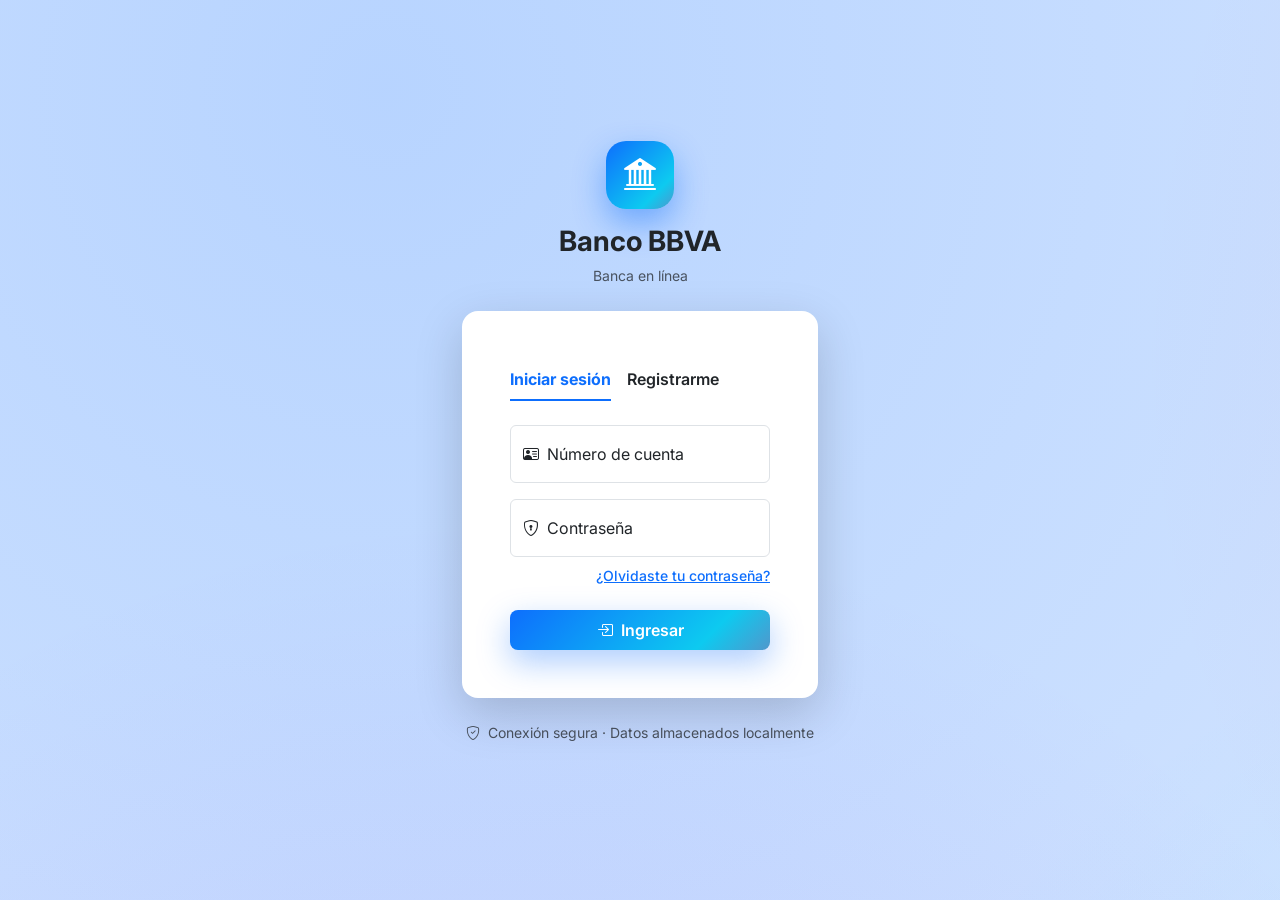
<file: index.html>
<!DOCTYPE html>
<html lang="es" data-bs-theme="light">
<head>
  <meta charset="UTF-8">
  <meta name="viewport" content="width=device-width, initial-scale=1.0">
  <title>Banco BBVA | Iniciar sesión</title>
  <link href="https://cdn.jsdelivr.net/npm/bootstrap@5.3.3/dist/css/bootstrap.min.css" rel="stylesheet">
  <link href="https://cdn.jsdelivr.net/npm/bootstrap-icons@1.11.3/font/bootstrap-icons.min.css" rel="stylesheet">
  <link href="https://fonts.googleapis.com/css2?family=Inter:wght@400;500;600;700;800&display=swap" rel="stylesheet">
  <link rel="stylesheet" href="style.css">
</head>
<body class="bg-primary-subtle d-flex align-items-center" style="min-height: 100vh;">
  <main class="container py-5">
    <div class="row justify-content-center">
      <div class="col-11 col-sm-9 col-md-7 col-lg-5 col-xl-4">

        <div class="animate-in text-center mb-4">
          <span class="brand-badge d-inline-flex align-items-center justify-content-center mb-3">
            <i class="bi bi-bank2 fs-2"></i>
          </span>
          <h1 class="h3 fw-bold mb-1 text-body">Banco BBVA</h1>
          <p class="text-body-secondary mb-0"><small>Banca en línea</small></p>
        </div>

        <div class="animate-in d1 card shadow-lg border-0 rounded-4">
          <div class="card-body p-4 p-sm-5">

            <ul class="nav nav-underline mb-4" role="tablist">
              <li class="nav-item">
                <button class="nav-link active" id="tab-login" data-bs-toggle="tab" data-bs-target="#pane-login" type="button" role="tab">
                  Iniciar sesión
                </button>
              </li>
              <li class="nav-item">
                <button class="nav-link" id="tab-register" data-bs-toggle="tab" data-bs-target="#pane-register" type="button" role="tab">
                  Registrarme
                </button>
              </li>
            </ul>

            <div class="tab-content">
              <!-- LOGIN -->
              <div class="tab-pane fade show active" id="pane-login" role="tabpanel" aria-labelledby="tab-login">
                <form id="loginForm" class="needs-validation" novalidate>
                  <div class="form-floating mb-3">
                    <input type="text" class="form-control" id="accountNumber" placeholder=" " required autocomplete="username">
                    <label for="accountNumber"><i class="bi bi-person-vcard me-1"></i> Número de cuenta</label>
                    <div class="invalid-feedback">Ingresa tu número de cuenta.</div>
                  </div>

                  <div class="form-floating mb-2">
                    <input type="password" class="form-control" id="password" placeholder=" " required autocomplete="current-password">
                    <label for="password"><i class="bi bi-shield-lock me-1"></i> Contraseña</label>
                    <div class="invalid-feedback">Ingresa tu contraseña.</div>
                  </div>

                  <div class="d-flex justify-content-end mb-4">
                    <a href="#" class="link-primary small fw-medium" data-bs-toggle="modal" data-bs-target="#helpModal">¿Olvidaste tu contraseña?</a>
                  </div>

                  <button type="submit" class="btn btn-primary w-100 py-2 fw-semibold rounded-3">
                    <i class="bi bi-box-arrow-in-right me-1"></i> Ingresar
                  </button>
                </form>
              </div>

              <!-- REGISTER -->
              <div class="tab-pane fade" id="pane-register" role="tabpanel" aria-labelledby="tab-register">
                <form id="registerForm" class="needs-validation" novalidate>
                  <div class="row g-3">
                    <div class="col-6">
                      <div class="form-floating">
                        <input type="text" class="form-control" id="regFirstName" placeholder=" " required>
                        <label for="regFirstName">Nombre</label>
                        <div class="invalid-feedback">Requerido.</div>
                      </div>
                    </div>
                    <div class="col-6">
                      <div class="form-floating">
                        <input type="text" class="form-control" id="regLastName" placeholder=" " required>
                        <label for="regLastName">Apellido</label>
                        <div class="invalid-feedback">Requerido.</div>
                      </div>
                    </div>
                    <div class="col-12">
                      <div class="form-floating">
                        <input type="email" class="form-control" id="regEmail" placeholder=" " required>
                        <label for="regEmail"><i class="bi bi-envelope me-1"></i> Correo electrónico</label>
                        <div class="invalid-feedback">Ingresa un correo válido.</div>
                      </div>
                    </div>
                    <div class="col-12">
                      <div class="form-floating">
                        <input type="tel" class="form-control" id="regPhone" placeholder=" " required>
                        <label for="regPhone"><i class="bi bi-telephone me-1"></i> Teléfono</label>
                        <div class="invalid-feedback">Ingresa tu teléfono.</div>
                      </div>
                    </div>
                    <div class="col-12">
                      <div class="form-floating">
                        <input type="text" class="form-control" id="regCountry" placeholder=" " required>
                        <label for="regCountry"><i class="bi bi-globe-americas me-1"></i> País</label>
                        <div class="invalid-feedback">Ingresa tu país.</div>
                      </div>
                    </div>
                    <div class="col-12">
                      <div class="form-floating">
                        <input type="password" class="form-control" id="regPassword" placeholder=" " required minlength="6">
                        <label for="regPassword"><i class="bi bi-shield-lock me-1"></i> Crear contraseña</label>
                        <div class="invalid-feedback">Mínimo 6 caracteres.</div>
                      </div>
                    </div>
                  </div>
                  <button type="submit" class="btn btn-success w-100 py-2 fw-semibold rounded-3 mt-3">
                    <i class="bi bi-person-plus me-1"></i> Crear cuenta
                  </button>
                </form>
              </div>
            </div>
          </div>
        </div>

        <p class="text-center text-body-secondary mt-4 small">
          <i class="bi bi-shield-check me-1"></i> Conexión segura · Datos almacenados localmente
        </p>
      </div>
    </div>
  </main>

  <!-- Help modal -->
  <div class="modal fade" id="helpModal" tabindex="-1" aria-hidden="true">
    <div class="modal-dialog modal-dialog-centered">
      <div class="modal-content">
        <div class="modal-header">
          <h5 class="modal-title"><i class="bi bi-key me-2 text-primary"></i>Recuperar contraseña</h5>
          <button type="button" class="btn-close" data-bs-dismiss="modal" aria-label="Cerrar"></button>
        </div>
        <div class="modal-body">
          <div class="alert alert-info d-flex align-items-center mb-3">
            <i class="bi bi-info-circle-fill me-2 fs-5"></i>
            <div>
              Usa una <strong>cuenta demo</strong> (frase = contraseña):<br>
              <code>10001</code>/<code>20001</code> · <code>secret1</code> (Juan)<br>
              <code>10002</code>/<code>20002</code> · <code>secret2</code> (María)<br>
              <code>10003</code>/<code>20003</code> · <code>secret3</code> (Carlos)
            </div>
          </div>
          <form class="needs-validation" id="recoverForm" novalidate>
            <div class="form-floating">
              <input type="text" class="form-control" id="recoverAccount" placeholder=" " required>
              <label for="recoverAccount">Número de cuenta</label>
              <div class="invalid-feedback">Ingresa tu número de cuenta.</div>
            </div>
          </form>
        </div>
        <div class="modal-footer">
          <button type="button" class="btn btn-light" data-bs-dismiss="modal">Cancelar</button>
          <button type="button" class="btn btn-primary" id="recoverBtn">Recuperar</button>
        </div>
      </div>
    </div>
  </div>

  <div class="toast-container position-fixed bottom-0 end-0 p-3"></div>

  <script src="https://cdn.jsdelivr.net/npm/bootstrap@5.3.3/dist/js/bootstrap.bundle.min.js"></script>
  <script src="app.js"></script>
  <script>
    seedData();

    const loginForm = document.getElementById('loginForm');
    loginForm.addEventListener('submit', (e) => {
      e.preventDefault();
      if (!loginForm.checkValidity()) {
        loginForm.classList.add('was-validated');
        return;
      }
      const account = document.getElementById('accountNumber').value.trim();
      const password = document.getElementById('password').value;
      const result = login(account, password);
      if (result.ok) {
        window.location.href = 'dashboard.html';
      } else {
        document.getElementById('password').value = '';
        showToast(result.message, 'danger');
      }
    });

    const registerForm = document.getElementById('registerForm');
    registerForm.addEventListener('submit', (e) => {
      e.preventDefault();
      if (!registerForm.checkValidity()) {
        registerForm.classList.add('was-validated');
        return;
      }
      const result = registerClient({
        firstName: document.getElementById('regFirstName').value.trim(),
        lastName: document.getElementById('regLastName').value.trim(),
        email: document.getElementById('regEmail').value.trim(),
        phone: document.getElementById('regPhone').value.trim(),
        country: document.getElementById('regCountry').value.trim(),
      }, document.getElementById('regPassword').value);
      if (result.ok) {
        showToast(`Cuenta creada: <strong>${result.account}</strong>. Ya puedes iniciar sesión.`, 'success');
        registerForm.reset();
        registerForm.classList.remove('was-validated');
        const tab = new bootstrap.Tab(document.getElementById('tab-login'));
        tab.show();
      } else {
        showToast(result.message, 'danger');
      }
    });

    document.getElementById('recoverBtn').addEventListener('click', (e) => {
      e.preventDefault();
      const account = document.getElementById('recoverAccount').value.trim();
      const user = getClientByAccount(account);
      if (user) {
        showToast(`Tu contraseña es <strong>${user.password}</strong>.`, 'success');
        bootstrap.Modal.getOrCreateInstance(document.getElementById('helpModal')).hide();
        document.getElementById('recoverForm').reset();
        document.getElementById('recoverForm').classList.remove('was-validated');
      } else {
        showToast('No existe una cuenta con ese número.', 'danger');
      }
    });
  </script>
</body>
</html>
</file>
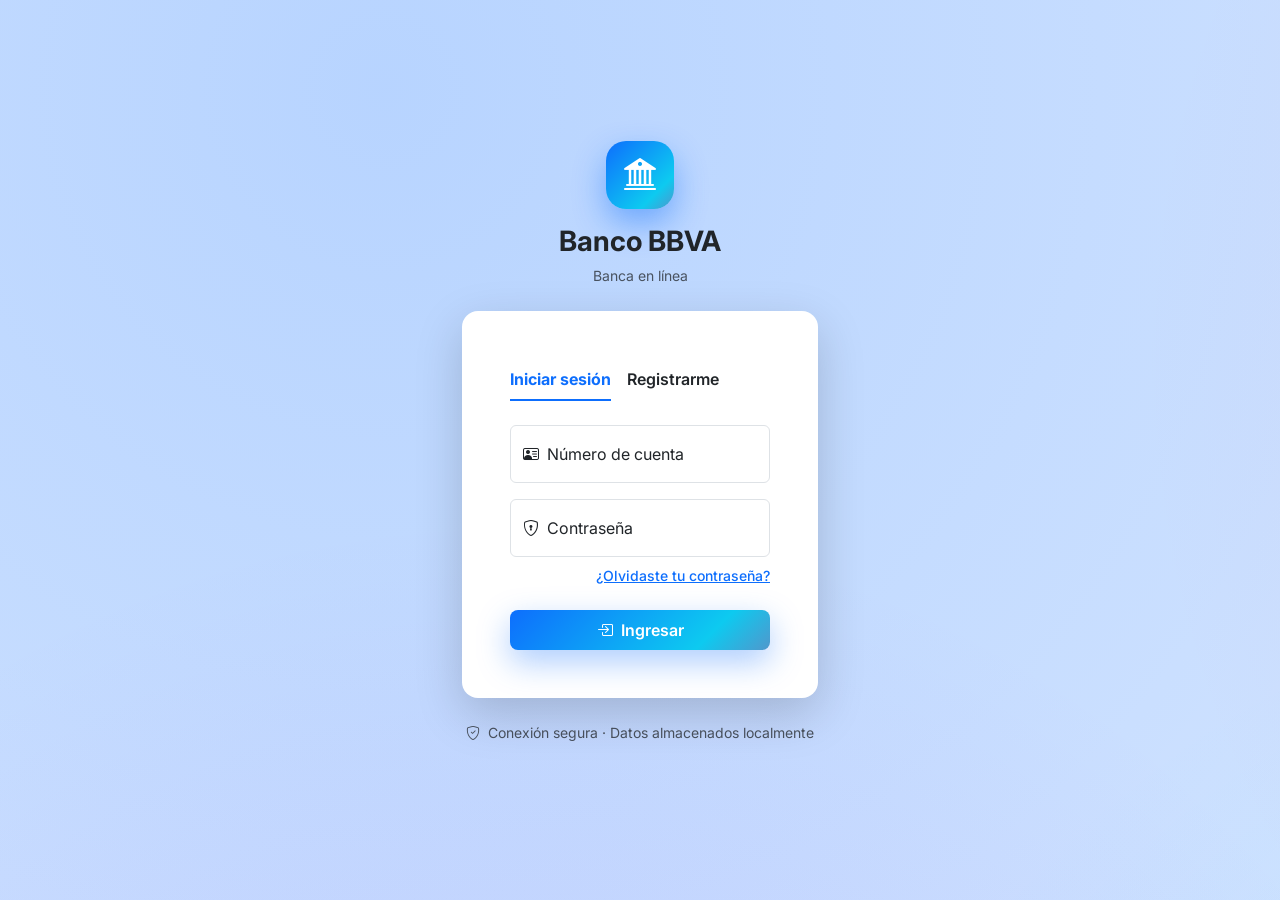
<file: dashboard.html>
<!DOCTYPE html>
<html lang="es" data-bs-theme="light">

<head>
  <meta charset="UTF-8">
  <meta name="viewport" content="width=device-width, initial-scale=1.0">
  <title>Banco BBVA | Panel</title>
  <link href="https://cdn.jsdelivr.net/npm/bootstrap@5.3.3/dist/css/bootstrap.min.css" rel="stylesheet">
  <link href="https://cdn.jsdelivr.net/npm/bootstrap-icons@1.11.3/font/bootstrap-icons.min.css" rel="stylesheet">
  <link href="https://fonts.googleapis.com/css2?family=Inter:wght@400;500;600;700;800&display=swap" rel="stylesheet">
  <link rel="stylesheet" href="style.css">
</head>

<body>
  <header class="topbar sticky-top">
    <nav class="navbar navbar-expand-lg p-2">
      <div class="container-fluid px-3 px-lg-4">
        <span class="navbar-brand d-flex align-items-center gap-2 me-3">
          <span class="d-inline-flex align-items-center justify-content-center bg-primary text-white rounded-3"
            style="width: 36px; height: 36px;">
            <i class="bi bi-bank2 fs-5"></i>
          </span>
          <span class="fw-bold fs-5">Banco BBVA</span>
        </span>

        <button class="navbar-toggler d-lg-none p-2" type="button" data-bs-toggle="collapse"
          data-bs-target="#menuCollapse" aria-controls="menuCollapse" aria-expanded="false" aria-label="Abrir menú">
          <i class="bi bi-list fs-3 lh-1"></i>
        </button>

        <div class="collapse navbar-collapse" id="menuCollapse">
          <div class="d-flex flex-column flex-lg-row gap-1 me-lg-3 my-2 my-lg-0" id="moduleNav">
            <button type="button" class="btn btn-light fw-semibold rounded-3 text-start" data-module="movimientos">
              <i class="bi bi-person-badge me-2"></i>Cuenta&nbsp;<span id="mainAccountLabel">-</span>
            </button>
          </div>
        </div>

        <div class="dropdown ms-auto">
          <button class="btn d-flex align-items-center gap-2 rounded-pill border-0 p-1 pe-2" data-bs-toggle="dropdown"
            aria-expanded="false">
            <span class="rounded-circle text-white d-inline-flex align-items-center justify-content-center fw-bold"
              id="avatar" style="width: 34px; height: 34px;"></span>
            <span class="d-none d-sm-inline text-start">
              <span class="d-block fw-semibold lh-1" id="userName"></span>
              <small class="text-body-secondary">Banca en línea</small>
            </span>
            <i class="bi bi-chevron-down small text-body-secondary"></i>
          </button>
          <ul class="dropdown-menu dropdown-menu-end shadow p-2" style="min-width: 280px;">
            <li>
              <div class="d-flex align-items-center gap-3 p-2 rounded-3 profile-box">
                <span class="rounded-circle text-white d-inline-flex align-items-center justify-content-center fw-bold"
                  id="ddAvatar" style="width: 48px; height: 48px; font-size: 1.2rem;"></span>
                <div class="lh-sm">
                  <div class="fw-bold" id="ddName">-</div>
                  <small class="text-body-secondary"><i class="bi bi-patch-check-fill text-primary me-1"></i>Cliente
                    verificado</small>
                </div>
              </div>
            </li>
            <li>
              <hr class="dropdown-divider">
            </li>
            <li><button class="dropdown-item" id="themeToggle"><i class="bi bi-moon-stars me-2"></i>Cambiar a
                oscuro</button></li>
            <li>
              <hr class="dropdown-divider">
            </li>
            <li><button class="dropdown-item text-danger" id="logoutBtn"><i
                  class="bi bi-box-arrow-right me-2"></i>Cerrar sesión</button></li>
          </ul>
        </div>
      </div>
    </nav>
  </header>

  <main class="container-fluid px-3 px-lg-4 py-4">
    <!-- MÓDULO: MOVIMIENTOS -->
    <section id="module-movimientos">
      <div class="row g-4 mb-4">
        <div class="animate-in d1 col-12 col-xl-4 d-flex flex-column gap-3 equal-height-cards">
          <div class="card shadow-sm border-0 client-name-card">
            <div class="card-body p-0 d-flex h-100">
              <div
                class="fotocheck-lg d-flex flex-column align-items-center justify-content-center text-center flex-shrink-0">
                <i class="bi bi-bank2"></i>
                <small class="fw-bold">BBVA</small>
              </div>
              <div class="flex-grow-1 d-flex align-items-center gap-3 py-3" style="margin-left: 25px;">
                <div class="flex-grow-1 d-flex flex-column justify-content-center overflow-hidden">
                  <div class="fw-bold fs-5 text-truncate" id="heroName">-</div>
                  <div class="d-flex flex-wrap gap-1 mt-2">
                    <span class="badge rounded-pill text-bg-primary"><i class="bi bi-envelope me-1"></i><span
                        id="heroEmail">-</span></span>
                    <span class="badge rounded-pill text-bg-secondary"><i class="bi bi-phone me-1"></i><span
                        id="heroPhone">-</span></span>
                    <span class="badge rounded-pill text-bg-info"><i class="bi bi-globe-americas me-1"></i><span
                        id="heroCountry">-</span></span>
                    <span class="badge rounded-pill" id="heroStatus">Activo</span>
                  </div>
                </div>
              </div>
            </div>
          </div>

          <div class="card shadow-sm border-0 flex-grow-1">
            <div class="card-body p-0 d-flex h-100">
              <div class="flex-grow-1 d-flex flex-column p-3">
                <h6 class="fw-bold mb-2" style="font-size:0.8rem;"><i
                    class="bi bi-plus-circle me-1 text-primary"></i>Crear cuenta</h6>
                <div class="d-grid gap-1 flex-grow-1 justify-content-between">
                  <input type="text" class="form-control form-control-sm" id="newAccountNumber" maxlength="14"
                    placeholder="N° cuenta (14 dígitos)" inputmode="numeric"
                    style="font-size:0.75rem;padding:0.25rem 0.5rem;">
                  <div class="row g-1">
                    <div class="col-6">
                      <input type="month" class="form-control form-control-sm" id="newAccountExpiry"
                        style="font-size:0.75rem;padding:0.25rem 0.5rem;">
                    </div>
                    <div class="col-6">
                      <select class="form-select form-select-sm" id="newAccountType"
                        style="font-size:0.75rem;padding:0.25rem 0.5rem;">
                        <option value="Ahorro">Ahorro</option>
                        <option value="Corriente">Corriente</option>
                      </select>
                    </div>
                  </div>
                  <input type="number" class="form-control form-control-sm" id="newAccountBalance"
                    placeholder="Saldo inicial" min="0" step="0.01" style="font-size:0.75rem;padding:0.25rem 0.5rem;">
                  <button type="button" class="btn btn-primary btn-sm fw-semibold" id="createAccountBtn"
                    style="font-size:0.75rem;padding:0.2rem;">
                    <i class="bi bi-plus-lg me-1"></i>Crear
                  </button>
                </div>
              </div>
              <div
                class="fotocheck-logo d-flex flex-column align-items-center justify-content-center text-center flex-shrink-0">
                <i class="bi bi-bank2"></i>
                <small class="fw-bold">BBVA</small>
              </div>
            </div>
          </div>
        </div>

        <div class="animate-in d2 col-12 col-xl-8">
          <div class="card h-100 shadow-sm border-0">
            <div class="card-body p-4">
              <div class="d-flex flex-wrap align-items-center gap-3 mb-3">
                <h5 class="mb-0 fw-bold"><i class="bi bi-credit-card-2-front me-2 text-primary"></i>Mis cuentas</h5>
                <span class="badge rounded-pill text-bg-primary" id="accountCount">0</span>
                <span class="badge rounded-pill text-bg-warning" id="mainAccountPill">-</span>
                <div class="ms-auto d-flex align-items-center gap-2">
                  <div class="btn-group" role="group" aria-label="Desplazar cuentas">
                    <button type="button" class="btn btn-sm btn-outline-primary" data-scroll="-1"
                      aria-label="Ver anteriores"><i class="bi bi-chevron-left"></i></button>
                    <button type="button" class="btn btn-sm btn-outline-primary" data-scroll="1"
                      aria-label="Ver siguientes"><i class="bi bi-chevron-right"></i></button>
                  </div>
                  <button type="button" class="btn btn-primary btn-sm fw-semibold" data-role="transfer">
                    <i class="bi bi-send me-1"></i>Nueva transferencia
                  </button>
                </div>
              </div>
              <div class="accounts-scroll" id="accountsList"></div>
            </div>
          </div>
        </div>
      </div>

      <div class="row g-4">
        <div class="col-12 col-lg-5 col-xl-4">
          <div class="card shadow-sm border-0 d-flex flex-column" id="historyCard">
            <div class="card-body py-2 border-bottom d-flex flex-column gap-2">
              <div class="d-flex justify-content-between align-items-center mb-3" style="padding-top:0.9rem">
                <h5 class="mb-0 fw-bold"><i class="bi bi-list-ul me-2 text-primary"></i>Historial de movimientos</h5>
              </div>
              <div class="d-flex flex-wrap align-items-center gap-2">
                <label class="text-body-secondary small text-nowrap" for="filterSince">Desde</label>
                <input type="date" class="form-control form-control-sm" id="filterSince" aria-label="Fecha desde"
                  style="width: 122px;">
                <label class="text-body-secondary small text-nowrap" for="filterUntil">Hasta</label>
                <input type="date" class="form-control form-control-sm" id="filterUntil" aria-label="Fecha hasta"
                  style="width: 122px;">
              </div>
              <div class="d-flex align-items-center gap-2">
                <select class="form-select form-select-sm" id="filterStatus" aria-label="Filtrar por estado">
                  <option value="all">Todos los estados</option>
                  <option value="aprobado">Aprobado</option>
                  <option value="pendiente">Pendiente</option>
                  <option value="rechazado">Rechazado</option>
                </select>
                <button type="button" class="btn btn-sm btn-outline-secondary flex-shrink-0" id="filterClear"
                  title="Limpiar filtros">
                  <i class="bi bi-x-lg me-1"></i>Limpiar
                </button>
              </div>
            </div>
            <div class="table-responsive history-table">
              <table class="table table-bordered table-hover align-middle mb-0">
                <thead class="table-light">
                  <tr>
                    <th scope="col" class="text-nowrap" style="width: 78px;">Fecha</th>
                    <th scope="col" class="text-nowrap" style="width: 88px;">Cuenta</th>
                    <th scope="col" class="text-center text-nowrap" style="width: 92px;">Estado</th>
                    <th scope="col" class="text-end text-nowrap" style="width: 80px;">Detalles</th>
                  </tr>
                </thead>
                <tbody id="transactionList"></tbody>
              </table>
            </div>
            <div id="emptyState" class="text-center text-body-secondary py-5 d-none">
              <i class="bi bi-inbox fs-1 d-block mb-2"></i>
              No hay movimientos con este filtro.
            </div>
          </div>
        </div>

        <div class="col-12 col-lg-7 col-xl-8">
          <div class="card shadow-sm border-0 h-100" id="statsCard">
            <div class="card-body p-4">
              <h5 class="mb-0 fw-bold"><i class="bi bi-graph-up-arrow me-2 text-primary"></i>Estadísticas · Dinero en
                general</h5>

              <div class="mt-3 row g-2 mb-3">
                <div class="col-4">
                  <div class="stat-chip">
                    <small class="text-body-secondary d-block mb-1">Patrimonio actual</small>
                    <span class="fw-bold text-nowrap" id="statBalance">$0.00</span>
                  </div>
                </div>
                <div class="col-4">
                  <div class="stat-chip">
                    <small class="text-body-secondary d-block mb-1">Entradas</small>
                    <span class="fw-bold text-success text-nowrap" id="statInAmount">$0.00</span>
                    <small class="text-success d-block" id="statInCount"></small>
                  </div>
                </div>
                <div class="col-4">
                  <div class="stat-chip">
                    <small class="text-body-secondary d-block mb-1">Salidas</small>
                    <span class="fw-bold text-danger text-nowrap" id="statOutAmount">$0.00</span>
                    <small class="text-danger d-block" id="statOutCount"></small>
                  </div>
                </div>
              </div>

              <p class="small fw-semibold mb-1">Evolución del saldo · últimos 15 días</p>
              <div class="chart-svg-wrap">
                <svg id="chartSvg" viewBox="0 0 620 220" preserveAspectRatio="none" class="chart-svg" role="img"
                  aria-label="Evolución del saldo"></svg>
              </div>
              <div class="d-flex justify-content-between small text-body-secondary mt-1">
                <span id="chartStartLabel"></span>
                <span id="chartEndLabel"></span>
              </div>
            </div>
          </div>
        </div>
      </div>
    </section>
  </main>

  <!-- Transfer modal -->
  <div class="modal fade" id="transferModal" tabindex="-1" aria-hidden="true">
    <div class="modal-dialog modal-dialog-centered">
      <div class="modal-content border-0 shadow">
        <div class="modal-header">
          <h5 class="modal-title fw-bold"><i class="bi bi-send me-2 text-primary"></i>Nueva transferencia</h5>
          <button type="button" class="btn-close" data-bs-dismiss="modal" aria-label="Cerrar"></button>
        </div>
        <form class="needs-validation" id="transferForm" novalidate>
          <div class="modal-body">
            <div class="form-floating mb-3">
              <select class="form-select" id="fromAccount" required>
                <option value="" selected disabled>Selecciona una cuenta</option>
              </select>
              <label for="fromAccount"><i class="bi bi-wallet2 me-1"></i> Cuenta de origen</label>
              <div class="invalid-feedback">Selecciona la cuenta que envía.</div>
            </div>

            <div class="form-floating mb-3">
              <input type="text" class="form-control" id="toAccount" placeholder=" " required autocomplete="off">
              <label for="toAccount"><i class="bi bi-person-vcard me-1"></i> Cuenta destino</label>
              <div class="invalid-feedback">Ingresa el número de cuenta destino.</div>
            </div>

            <div class="form-floating mb-3">
              <select class="form-select" id="transferType" required>
                <option value="" selected disabled>Selecciona un tipo</option>
                <option value="Yape">Yape</option>
                <option value="Plin">Plin</option>
                <option value="Transferencia">Transferencia</option>
              </select>
              <label for="transferType"><i class="bi bi-arrow-left-right me-1"></i> Tipo de transferencia</label>
              <div class="invalid-feedback">Selecciona el tipo de transferencia.</div>
            </div>

            <div class="form-floating">
              <input type="number" class="form-control" id="amount" placeholder=" " required min="0.01" step="0.01">
              <label for="amount"><i class="bi bi-cash-coin me-1"></i> Monto (USD)</label>
              <div class="invalid-feedback">Ingresa un monto válido mayor a $0.</div>
            </div>
          </div>
          <div class="modal-footer">
            <button type="button" class="btn btn-light" data-bs-dismiss="modal">Cancelar</button>
            <button type="submit" class="btn btn-primary fw-semibold">
              <span class="spinner-border spinner-border-sm d-none" id="transferSpinner"></span>
              <i class="bi bi-check-lg" id="transferCheck"></i> Confirmar
            </button>
          </div>
        </form>
      </div>
    </div>
  </div>

  <!-- Confirm modal -->
  <div class="modal fade" id="confirmModal" tabindex="-1" aria-hidden="true">
    <div class="modal-dialog modal-dialog-centered modal-sm">
      <div class="modal-content border-0 shadow">
        <div class="modal-body text-center p-4">
          <span
            class="rounded-circle bg-success-subtle text-success d-inline-flex align-items-center justify-content-center mb-3"
            style="width: 56px; height: 56px;">
            <i class="bi bi-check-lg fs-2"></i>
          </span>
          <h5 class="fw-bold mb-1">Transferencia exitosa</h5>
          <p class="text-body-secondary small mb-0" id="confirmText"></p>
        </div>
        <div class="modal-footer justify-content-center border-0 pt-0 pb-4">
          <button type="button" class="btn btn-primary w-100 rounded-3" data-bs-dismiss="modal">Entendido</button>
        </div>
      </div>
    </div>
  </div>

  <!-- Detail modal -->
  <div class="modal fade" id="detailModal" tabindex="-1" aria-hidden="true">
    <div class="modal-dialog modal-dialog-centered modal-md">
      <div class="modal-content border-0 shadow">
        <div class="modal-header">
          <h5 class="modal-title fw-bold"><i class="bi bi-receipt me-2 text-primary"></i>Detalle del movimiento</h5>
          <button type="button" class="btn-close" data-bs-dismiss="modal" aria-label="Cerrar"></button>
        </div>
        <div class="modal-body" id="detailBody"></div>
      </div>
    </div>
  </div>

  <div class="toast-container position-fixed bottom-0 end-0 p-3"></div>

  <script src="https://cdn.jsdelivr.net/npm/bootstrap@5.3.3/dist/js/bootstrap.bundle.min.js"></script>
  <script src="app.js"></script>
  <script>
    document.addEventListener('DOMContentLoaded', () => {
      if (!initDashboardUI()) return;

      document.getElementById('logoutBtn').addEventListener('click', logout);

      document.querySelectorAll('[data-module]').forEach(btn => {
        btn.addEventListener('click', () => {
          document.querySelectorAll('[data-module]').forEach(b =>
            b.classList.toggle('active', b === btn));
          const collapse = bootstrap.Collapse.getInstance(document.getElementById('menuCollapse'));
          if (collapse) collapse.hide();
        });
      });

      document.querySelectorAll('[data-role="transfer"]').forEach(btn => {
        btn.addEventListener('click', () => {
          openTransferModal();
          const collapse = bootstrap.Collapse.getInstance(document.getElementById('menuCollapse'));
          if (collapse) collapse.hide();
        });
      });

      document.querySelectorAll('[data-scroll]').forEach(btn => {
        btn.addEventListener('click', () => {
          const carousel = document.getElementById('accountsList');
          const dir = parseInt(btn.dataset.scroll, 10);
          carousel.scrollBy({ left: dir * 300, behavior: 'smooth' });
        });
      });

      document.querySelectorAll('#filterSince, #filterUntil, #filterStatus').forEach(el => {
        el.addEventListener('change', () => {
          state.dateFrom = document.getElementById('filterSince').value;
          state.dateTo = document.getElementById('filterUntil').value;
          state.statusFilter = document.getElementById('filterStatus').value;
          renderMovimientos();
        });
      });

      document.getElementById('filterClear').addEventListener('click', () => {
        document.getElementById('filterSince').value = '';
        document.getElementById('filterUntil').value = '';
        document.getElementById('filterStatus').value = 'all';
        state.dateFrom = '';
        state.dateTo = '';
        state.statusFilter = 'all';
        renderMovimientos();
      });

      document.getElementById('transferForm').addEventListener('submit', (e) => {
        e.preventDefault();
        const form = e.target;
        if (!form.checkValidity()) {
          form.classList.add('was-validated');
          return;
        }
        const fromAccount = document.getElementById('fromAccount').value;
        const toAccount = document.getElementById('toAccount').value.trim();
        const amount = parseFloat(document.getElementById('amount').value);
        const transferType = document.getElementById('transferType').value;
        const result = transfer(fromAccount, toAccount, amount, transferType);
        if (result.ok) {
          bootstrap.Modal.getInstance(document.getElementById('transferModal')).hide();
          form.reset();
          form.classList.remove('was-validated');
          const recipient = getClientByAccount(toAccount);
          document.getElementById('confirmText').textContent =
            `${transferType} · Enviaste $${amount.toFixed(2)} a ${recipient ? recipient.firstName : 'la cuenta'} ${toAccount}.`;
          bootstrap.Modal.getOrCreateInstance(document.getElementById('confirmModal')).show();
          renderAll();
        } else {
          showToast(result.message, 'danger');
          if (result.message.includes('destino')) {
            document.getElementById('toAccount').classList.add('is-invalid');
          }
        }
      });

      document.getElementById('createAccountBtn').addEventListener('click', () => {
        const numRaw = document.getElementById('newAccountNumber').value.trim();
        if (!/^\d{14}$/.test(numRaw)) {
          showToast('El número de cuenta debe tener 14 dígitos.', 'warning');
          return;
        }
        if (!document.getElementById('newAccountExpiry').value) {
          showToast('Selecciona la fecha de vencimiento.', 'warning');
          return;
        }
        const clients = getClients();
        const session = getSession();
        const client = clients.find(c => c.accounts.some(a => a.account === session));
        if (!client) return;
        if (clients.some(c => c.accounts.some(a => a.account === numRaw))) {
          showToast('Ese número de cuenta ya existe.', 'danger');
          return;
        }
        const balance = parseFloat(document.getElementById('newAccountBalance').value) || 0;
        client.accounts.push({
          account: numRaw,
          type: document.getElementById('newAccountType').value,
          balance: balance,
        });
        saveClients(clients);
        renderAll();
        document.getElementById('newAccountNumber').value = '';
        document.getElementById('newAccountExpiry').value = '';
        document.getElementById('newAccountType').value = 'Ahorro';
        document.getElementById('newAccountBalance').value = '';
        showToast('Cuenta creada exitosamente.', 'success');
      });
    });
  </script>
</body>

</html>
</file>
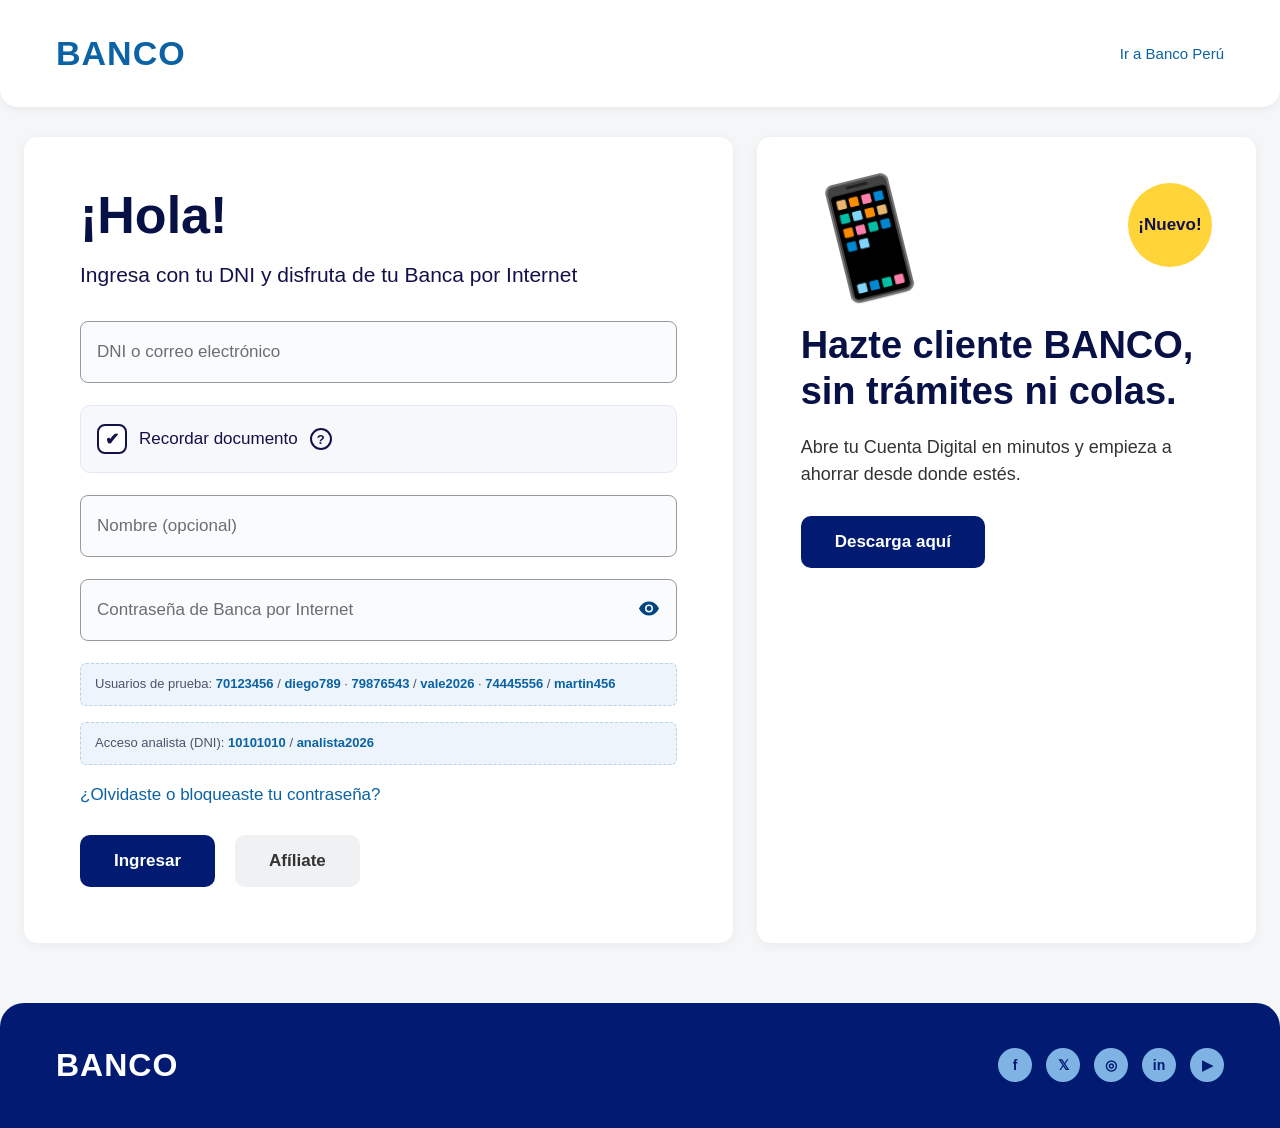
<file: model/analista.html>
<!DOCTYPE html>
<html lang="es">
<head>
  <meta charset="UTF-8">
  <meta name="viewport" content="width=device-width, initial-scale=1.0">
  <title>Banco — Analista</title>
  <link rel="stylesheet" href="css/vendor/bootstrap-grid.min.css">
  <link rel="stylesheet" href="css/estilos.css">
  <link rel="stylesheet" href="css/analista.css">
</head>
<body>
  <header class="topbar">
    <div class="topbar__util">
      <div class="topbar__util-inner">
        <a href="#" class="util-link util-link--icon">Libro de reclamaciones</a>
        <a href="#" class="util-link util-link--salir">← Salir</a>
      </div>
    </div>
    <div class="topbar__main">
      <div class="topbar__main-inner">
        <a class="brand" href="analista.html">
          <span class="brand__name">BANCO</span>
        </a>
        <div class="usuario">
          <span class="usuario__avatar">👤</span>
          <span class="usuario__info">
            <span class="usuario__nombre">ANALISTA <span class="usuario__chevron">⌄</span></span>
            <span class="usuario__rol" id="an-rol">ANALISTA · AN-000</span>
          </span>
        </div>
      </div>
    </div>
    <nav class="menu">
      <div class="menu__inner">
        <a href="analista.html" class="menu__link is-active">Analista</a>
        <a href="reglas.html" class="menu__link">Reglas</a>
      </div>
    </nav>
  </header>

  <main class="main">
    <div class="row g-0">
      <div class="col-12">

        <!-- ============ Título ============ -->
        <div class="modulo-head">
          <h1 class="modulo-title">Transacciones de clientes</h1>
        </div>
        <div class="modulo-linea"></div>

        <!-- ============ Ocultar importes ============ -->
        <div class="ocultar-row">
          <span class="ocultar-label">Ocultar importes <span class="info-icon" title="Al activarlo, los importes se muestran como asteriscos.">i</span></span>
          <div class="switch" id="switch-ocultar" role="switch" aria-checked="false" tabindex="0">
            <span class="switch__opt switch__opt--off">OFF</span>
            <span class="switch__opt switch__opt--on">ON</span>
          </div>
        </div>

        <!-- ============ Filtros ============ -->
        <section class="panel" id="panel-filtros">
          <button class="panel__header" type="button" data-toggle="panel-filtros" aria-expanded="true">
            <h2 class="panel__title">Filtros</h2>
            <span class="panel__arrow" aria-hidden="true">▲</span>
          </button>

          <div class="panel__body" id="panel-filtros-body">
            <div class="an-filtros">
              <div class="an-filtro an-filtro--buscar">
                <label for="an-buscar">Buscar</label>
                <input id="an-buscar" type="text" class="an-input" placeholder="Cliente o destino...">
              </div>

              <div class="an-filtro">
                <label for="an-f-cliente">Cliente</label>
                <select id="an-f-cliente" class="an-input">
                  <option value="">Todos los clientes</option>
                </select>
              </div>

              <div class="an-filtro">
                <label for="an-f-tipo">Tipo</label>
                <select id="an-f-tipo" class="an-input">
                  <option value="">Todos</option>
                  <option value="cuenta">Cuenta</option>
                  <option value="tarjeta">Tarjeta</option>
                </select>
              </div>

              <div class="an-filtro">
                <label for="an-f-estado">Estado</label>
                <select id="an-f-estado" class="an-input">
                  <option value="">Todos</option>
                  <option value="Aprobado">Aprobado</option>
                  <option value="Pendiente">Pendiente</option>
                  <option value="Rechazado">Rechazado</option>
                </select>
              </div>

              <div class="an-filtro">
                <label for="an-f-positivo">Importe</label>
                <select id="an-f-positivo" class="an-input">
                  <option value="">Todos</option>
                  <option value="positivo">Ingresos</option>
                  <option value="negativo">Salidas</option>
                </select>
              </div>

              <div class="an-filtro">
                <label for="an-f-desde">Desde</label>
                <input id="an-f-desde" type="date" class="an-input">
              </div>

              <div class="an-filtro">
                <label for="an-f-hasta">Hasta</label>
                <input id="an-f-hasta" type="date" class="an-input">
              </div>

              <div class="an-filtro an-filtro--accion">
                <button type="button" id="an-limpiar" class="an-btn an-btn--fantasma">Limpiar filtros</button>
              </div>
            </div>
          </div>
        </section>

        <!-- ============ Resumen de lo filtrado ============ -->
        <section class="an-resumen">
          <span class="an-resumen__item"><strong id="an-n">0</strong> transacciones</span>
          <span class="an-resumen__item">Débito: <strong id="an-ingresos" class="an-verde">S/ 0.00</strong></span>
          <span class="an-resumen__item">Crédito: <strong id="an-salidas" class="an-rojo">S/ 0.00</strong></span>
          <span class="an-resumen__item an-resumen__item--neto">Neto: <strong id="an-neto">S/ 0.00</strong></span>
        </section>

        <!-- ============ Consolidado ============ -->
        <section class="panel" id="panel-consolidado">
          <button class="panel__header" type="button" data-toggle="panel-consolidado" aria-expanded="true">
            <h2 class="panel__title">Consolidado de transacciones</h2>
            <span class="an-badge an-badge--info" id="an-orden-indicador">Fecha: más recientes</span>
            <span class="panel__arrow" aria-hidden="true">▲</span>
          </button>

          <div class="panel__body" id="panel-consolidado-body">
            <div class="table-responsive">
              <table class="an-tabla">
                <thead>
                  <tr>
                    <th class="an-col-fecha"><button type="button" class="an-th-btn" data-orden="fecha">Fecha</button></th>
                    <th>Cliente</th>
                    <th>Destino</th>
                    <th>Tipo</th>
                    <th>Estado</th>
                    <th class="an-col-importe"><button type="button" class="an-th-btn" data-orden="importe">Importe</button></th>
                    <th></th>
                  </tr>
                </thead>
                <tbody id="an-tbody"></tbody>
              </table>
            </div>
          </div>
        </section>

      </div>
    </div>
  </main>

  <script src="js/datos.js"></script>
  <script src="js/usuarios.js"></script>
  <script src="js/ui.js"></script>
  <script src="js/analista.js"></script>
</body>
</html>
</file>
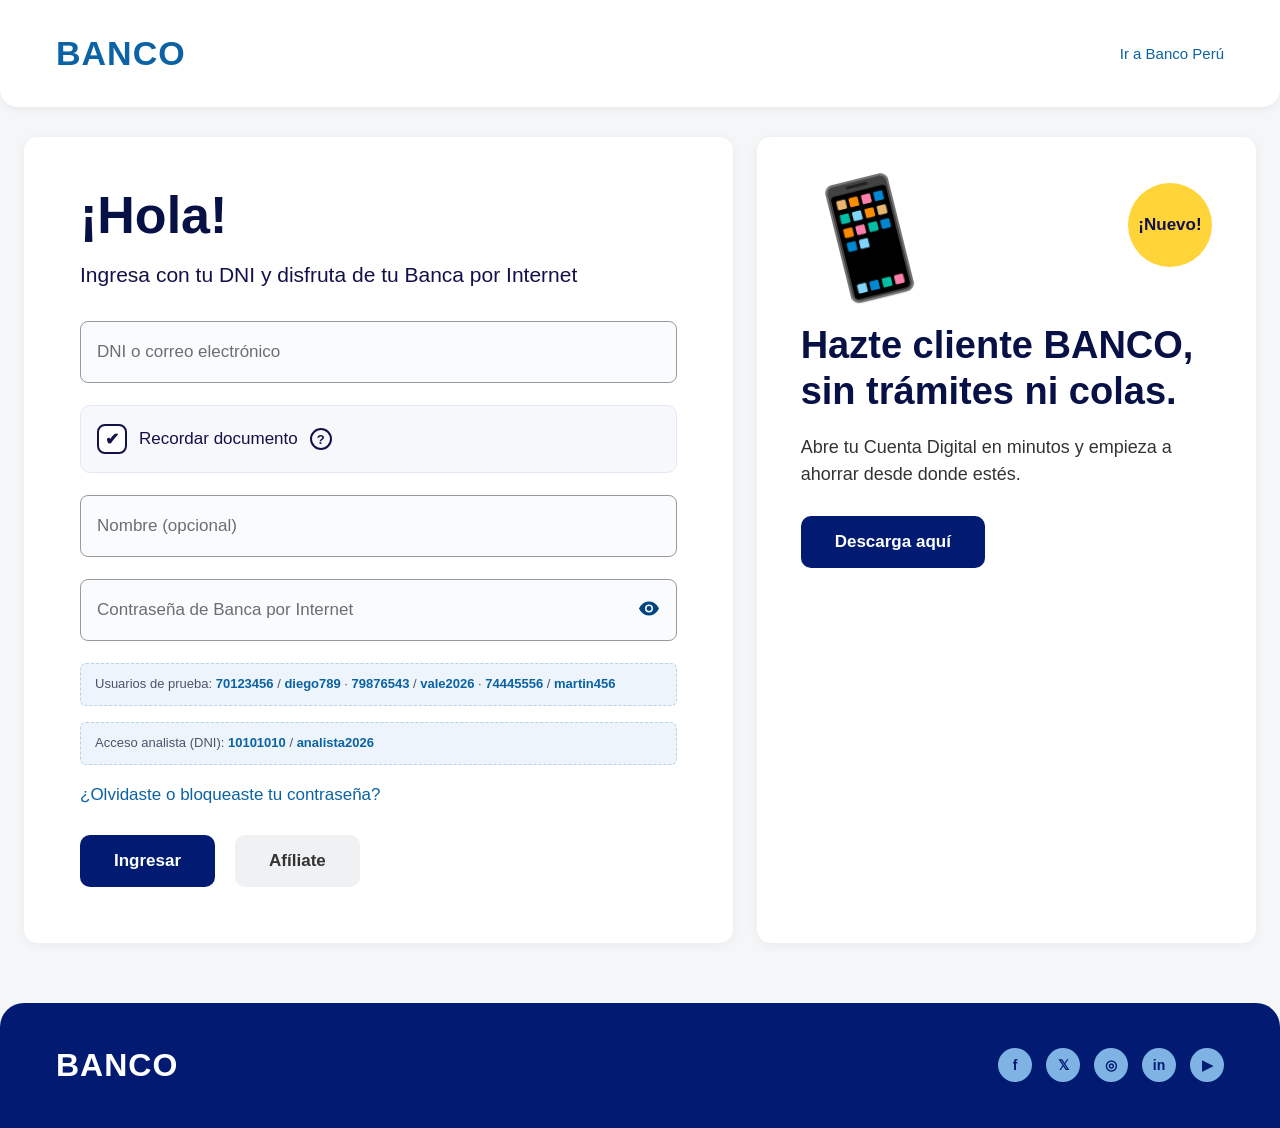
<file: model/crear.html>
<!DOCTYPE html>
<html lang="es">
<head>
  <meta charset="UTF-8">
  <meta name="viewport" content="width=device-width, initial-scale=1.0">
  <title>Banco — Crear</title>
  <link rel="stylesheet" href="css/vendor/bootstrap-grid.min.css">
  <link rel="stylesheet" href="css/estilos.css">
</head>
<body>
  <header class="topbar">
    <div class="topbar__util">
      <div class="topbar__util-inner">
        <a href="#" class="util-link util-link--icon">? Conoce tu Banca por Internet</a>
        <a href="#" class="util-link util-link--icon">Libro de reclamaciones</a>
        <a href="#" class="util-link util-link--destacado">Productos del Mes</a>
        <a href="#" class="util-link util-link--salir">← Salir</a>
      </div>
    </div>
    <div class="topbar__main">
      <div class="topbar__main-inner">
        <a class="brand" href="inicio.html">
          <span class="brand__name">BANCO</span>
        </a>
        <div class="usuario">
          <span class="usuario__avatar">👤</span>
          <span class="usuario__info">
            <span class="usuario__nombre">DIEGO FLORES CASTRO <span class="usuario__chevron">⌄</span></span>
            <a href="#" class="usuario__datos">Actualiza tus datos</a>
          </span>
        </div>
      </div>
    </div>
    <nav class="menu">
      <div class="menu__inner">
        <a href="inicio.html" class="menu__link">Inicio</a>
        <a href="cuentas.html" class="menu__link">Cuentas</a>
        <a href="tarjetas.html" class="menu__link">Tarjetas</a>
        <a href="crear.html" class="menu__link is-active">Crear</a>
      </div>
    </nav>
  </header>

  <main class="main">
    <div class="row g-0">
      <div class="col-12">
        <!-- ============ Título + selector ============ -->
        <div class="modulo-head">
          <h1 class="modulo-title">Crear</h1>
          <div class="tabs" role="tablist">
            <button class="tabs__tab is-active" type="button" role="tab" data-tipo="cuenta">Cuenta</button>
            <button class="tabs__tab" type="button" role="tab" data-tipo="tarjeta">Tarjeta</button>
          </div>
        </div>
        <div class="modulo-linea"></div>

        <section class="crear-card">
          <h2 class="crear-card__titulo" id="crear-titulo">Nueva cuenta</h2>

          <form id="crear-form" novalidate>
            <!-- Campos exclusivos de TARJETA -->
            <div class="crear-solo-tarjeta" id="campo-linea" hidden>
              <label class="crear-label" for="crear-linea">Línea de crédito</label>
              <div class="crear-fila-importe">
                <span class="ops-moneda">S/</span>
                <input id="crear-linea" class="crear-input" type="text" inputmode="decimal" placeholder="5000.00">
              </div>
            </div>

            <!-- Campos comunes -->
            <label class="crear-label" for="crear-nombre">Nombre del producto</label>
            <input id="crear-nombre" class="crear-input" type="text" maxlength="30" placeholder="Ej. CUENTA AHORROS" autocomplete="off">

            <label class="crear-label" for="crear-moneda">Moneda</label>
            <div class="crear-campo--select">
              <select id="crear-moneda" class="crear-input crear-input--select">
                <option value="Soles" selected>Soles</option>
                <option value="Dólares" disabled>Dólares (próximamente)</option>
              </select>
              <span class="crear-chevron" aria-hidden="true">⌄</span>
            </div>

            <label class="crear-label" for="crear-saldo" id="crear-label-saldo">Saldo inicial</label>
            <div class="crear-fila-importe">
              <span class="ops-moneda">S/</span>
              <input id="crear-saldo" class="crear-input" type="text" inputmode="decimal" placeholder="0.00">
            </div>

            <p class="lg-error" id="crear-error" hidden></p>

            <div class="crear-botones">
              <button type="submit" class="btn-primario-block">Crear producto</button>
              <a href="inicio.html" class="btn-secundario-block">Cancelar</a>
            </div>
          </form>
        </section>
      </div>
    </div>
  </main>

  <script src="js/datos.js"></script>
  <script src="js/usuarios.js"></script>
  <script src="js/crear.js"></script>
</body>
</html>
</file>
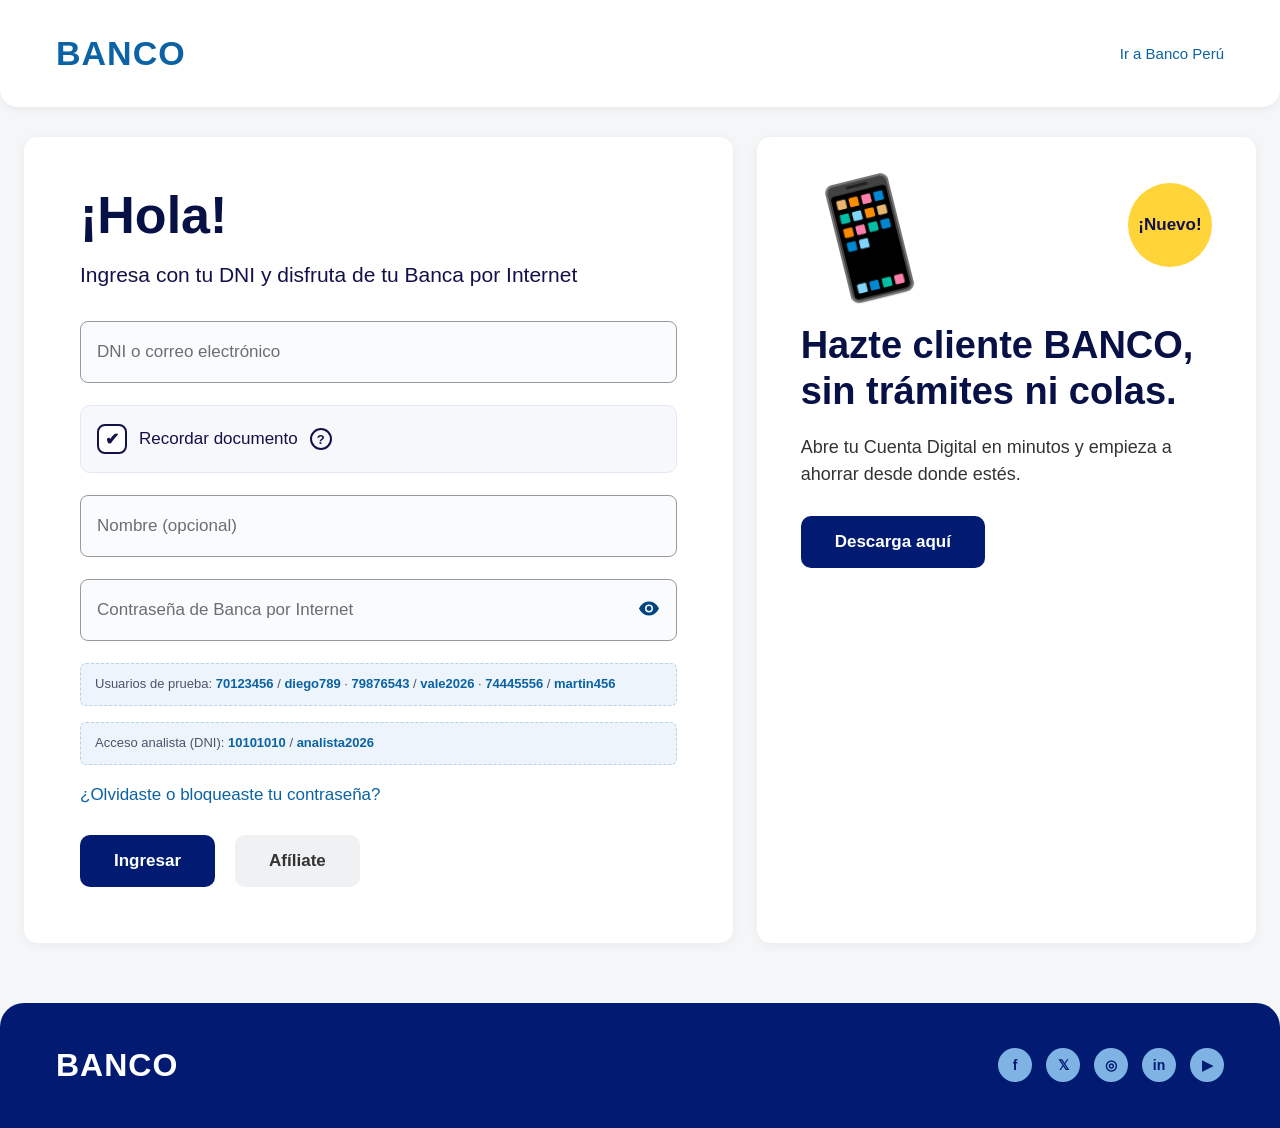
<file: model/cuentas.html>
<!DOCTYPE html>
<html lang="es">
<head>
  <meta charset="UTF-8">
  <meta name="viewport" content="width=device-width, initial-scale=1.0">
  <title>Banco — Cuentas</title>
  <link rel="stylesheet" href="css/vendor/bootstrap-grid.min.css">
  <link rel="stylesheet" href="css/estilos.css">
</head>
<body>
  <header class="topbar">
    <div class="topbar__util">
      <div class="topbar__util-inner">
        <a href="#" class="util-link util-link--icon">? Conoce tu Banca por Internet</a>
        <a href="#" class="util-link util-link--icon">Libro de reclamaciones</a>
        <a href="#" class="util-link util-link--destacado">Productos del Mes</a>
        <a href="#" class="util-link util-link--salir">← Salir</a>
      </div>
    </div>
    <div class="topbar__main">
      <div class="topbar__main-inner">
        <a class="brand" href="inicio.html">
          <span class="brand__name">BANCO</span>
        </a>
        <div class="usuario">
          <span class="usuario__avatar">👤</span>
          <span class="usuario__info">
            <span class="usuario__nombre">DIEGO FLORES CASTRO <span class="usuario__chevron">⌄</span></span>
            <a href="#" class="usuario__datos">Actualiza tus datos</a>
          </span>
        </div>
      </div>
    </div>
    <nav class="menu">
      <div class="menu__inner">
        <a href="inicio.html" class="menu__link">Inicio</a>
        <a href="cuentas.html" class="menu__link is-active">Cuentas</a>
        <a href="tarjetas.html" class="menu__link">Tarjetas</a>
        <a href="crear.html" class="menu__link">Crear</a>
      </div>
    </nav>
  </header>

  <main class="main">
    <div class="row g-0">
      <div class="col-12">
    <!-- ============ Título + pestañas ============ -->
    <div class="modulo-head">
      <h1 class="modulo-title">Cuentas</h1>
      <div class="tabs" role="tablist">
        <button class="tabs__tab is-active" type="button" role="tab" data-tab="mis-productos">Mis productos</button>
        <button class="tabs__tab" type="button" role="tab" data-tab="mas-informacion">Más información</button>
      </div>
    </div>
    <div class="modulo-linea"></div>

    <!-- ============ Toggle Ocultar importes ============ -->
    <div class="ocultar-row">
      <span class="ocultar-label">Ocultar importes <span class="info-icon" title="Al activarlo, los importes se muestran como asteriscos.">i</span></span>
      <div class="switch" id="switch-ocultar" role="switch" aria-checked="false" tabindex="0">
        <span class="switch__opt switch__opt--off">OFF</span>
        <span class="switch__opt switch__opt--on">ON</span>
      </div>
    </div>

    <!-- ============ Panel Mis productos ============ -->
    <section class="tab-panel is-active" id="tab-mis-productos">
      <section class="panel" id="panel-cuentas">
        <button class="panel__header" type="button" data-toggle="panel-cuentas" aria-expanded="true">
          <h2 class="panel__title">Cuentas</h2>
          <span class="panel__arrow" aria-hidden="true">▲</span>
        </button>

        <div class="panel__body" id="panel-cuentas-body">
          <div class="table-responsive">
          <table class="tabla tabla--cuentas">
            <thead>
              <tr>
                <th class="col-tipo">Tipo y número de cuenta</th>
                <th class="col-saldo-contable">Saldo contable <span class="info-icon" title="Incluye fondos retenidos o pendientes de compensación.">i</span></th>
                <th class="col-saldo-disponible">Saldo disponible</th>
              </tr>
            </thead>
            <tbody id="cuentas-tbody"><!-- Renderizado por JS --></tbody>
          </table>
          </div>
          <div class="total-row">
            <span class="total-row__label">Saldo disponible total</span>
            <span class="total-row__value" id="cuentas-total">S/ 0.00</span>
          </div>
        </div>
      </section>
    </section>

    <!-- ============ Panel Más información (detalle de la cuenta) ============ -->
    <section class="tab-panel" id="tab-mas-informacion">
      <!-- Resumen: número/nombre a la izquierda, saldos a la derecha -->
      <div class="resumen">
        <div class="resumen__identidad">
          <span class="cuenta-num" id="detalle-numero"></span>
          <span class="cuenta-nombre" id="detalle-nombre"></span>
        </div>
        <div class="resumen__saldos">
          <span class="resumen__etiqueta">DISPONIBLE</span>
          <span class="resumen__disponible saldo-importe" id="detalle-disponible"></span>
          <span class="resumen__contable">Contable <span class="saldo-importe" id="detalle-contable"></span></span>
          <a href="#" class="resumen__enlace">Consulta Mis Metas y <br>Retenciones/Cheques pendientes <span class="info-icon" title="Incluye fondos retenidos o pendientes de compensación.">i</span></a>
        </div>
      </div>

      <!-- Barra Búsquedas / Operaciones -->
      <div class="acciones-bar">
        <div class="acciones-bar__grupo">
          <button class="acciones-bar__btn acciones-bar__btn--activo" type="button">Búsquedas <span class="acciones-bar__icono">&#128269;</span></button>
          <button class="acciones-bar__btn" type="button" data-abre-operaciones>Operaciones <span class="acciones-bar__icono">&#128179;</span></button>
        </div>
        <div class="acciones-bar__grupo acciones-bar__grupo--enlaces">
          <a href="#" class="acciones-bar__enlace">Cta. Interbancaria/Remesas</a>
          <a href="#" class="acciones-bar__enlace">Condiciones</a>
        </div>
      </div>

      <!-- Panel Operaciones: Realizar transferencia -->
      <div class="ops-panel" id="ops-panel" hidden>
        <button class="ops-panel__cerrar" type="button" data-cierra-operaciones title="Cerrar">✕</button>
        <div class="ops-panel__head">
          <span class="ops-panel__quiero">Quiero</span>
          <h3 class="ops-panel__titulo">Realizar transferencia</h3>
        </div>

        <div class="ops-cuerpo">
          <p class="ops-enviar">Enviar dinero a:</p>

          <!-- Segmentos -->
          <div class="ops-segmentos">
            <button class="ops-segmento" type="button" data-segmento="mis-cuentas">Mis cuentas</button>
            <button class="ops-segmento is-activo" type="button" data-segmento="terceros">Terceros</button>
            <button class="ops-segmento" type="button" data-segmento="otros-bancos">Otros Bancos</button>
          </div>

          <!-- Formulario Terceros -->
          <div class="ops-form ops-form--activa" data-form="terceros">
            <div class="ops-fila">
              <span class="ops-label">Número de cuenta</span>
              <span class="ops-input ops-input--fijo">0011</span>
              <span class="ops-guion">-</span>
              <input class="ops-input ops-input--medio" type="text" maxlength="4" inputmode="numeric" placeholder="">
              <span class="ops-guion">-</span>
              <input class="ops-input ops-input--largo" type="text" maxlength="10" inputmode="numeric" placeholder="">
              <span class="ops-icono-libreta">&#128211;</span>
            </div>
            <div class="ops-fila ops-fila--importe">
              <span class="ops-label">Importe a transferir</span>
              <span class="ops-moneda">S/</span>
              <input class="ops-input ops-input--importe" type="text" inputmode="decimal" placeholder="0.00">
            </div>
          </div>

          <!-- Formulario Mis cuentas -->
          <div class="ops-form" data-form="mis-cuentas">
            <div class="ops-fila">
              <span class="ops-label">Cuenta destino</span>
              <select class="ops-select">
                <option value="">Seleccione una cuenta…</option>
              </select>
            </div>
            <div class="ops-fila ops-fila--importe">
              <span class="ops-label">Importe a transferir</span>
              <span class="ops-moneda">S/</span>
              <input class="ops-input ops-input--importe" type="text" inputmode="decimal" placeholder="0.00">
            </div>
          </div>

          <!-- Formulario Otros bancos -->
          <div class="ops-form" data-form="otros-bancos">
            <div class="ops-fila">
              <span class="ops-label">Número de cuenta</span>
              <input class="ops-input ops-input--largo" type="text" maxlength="20" inputmode="numeric" placeholder="">
              <span class="ops-icono-libreta">&#128211;</span>
            </div>
            <div class="ops-fila ops-fila--importe">
              <span class="ops-label">Importe a transferir</span>
              <span class="ops-moneda">S/</span>
              <input class="ops-input ops-input--importe" type="text" inputmode="decimal" placeholder="0.00">
            </div>
          </div>
        </div>

        <div class="ops-panel__pie">
          <button class="ops-siguiente" type="button" data-siguiente>Enviar</button>
        </div>
      </div>

      <!-- Últimos movimientos -->
      <div class="movs-head">
        <h2 class="movs-title">Últimos movimientos</h2>
        <div class="movs-iconos">
          <span class="movs-icono" title="Descargar XLS">XLS</span>
          <span class="movs-icono movs-icono--pdf" title="Descargar PDF">PDF</span>
          <span class="movs-icono movs-icono--imprimir" title="Imprimir">&#128424;</span>
        </div>
      </div>
      <div class="table-responsive">
        <table class="tabla tabla--movs">
          <thead>
            <tr>
              <th class="col-fecha">Fecha</th>
              <th class="col-desc">Descripción</th>
              <th class="col-monto">Monto</th>
            </tr>
          </thead>
          <tbody id="movs-tbody"><!-- Renderizado por JS --></tbody>
        </table>
      </div>
    </section>
      </div>
    </div>
  </main>

  <script src="js/datos.js"></script>
  <script src="js/usuarios.js"></script>
  <script src="js/ui.js"></script>
  <script src="js/cuentas.js"></script>
</body>
</html>
</file>
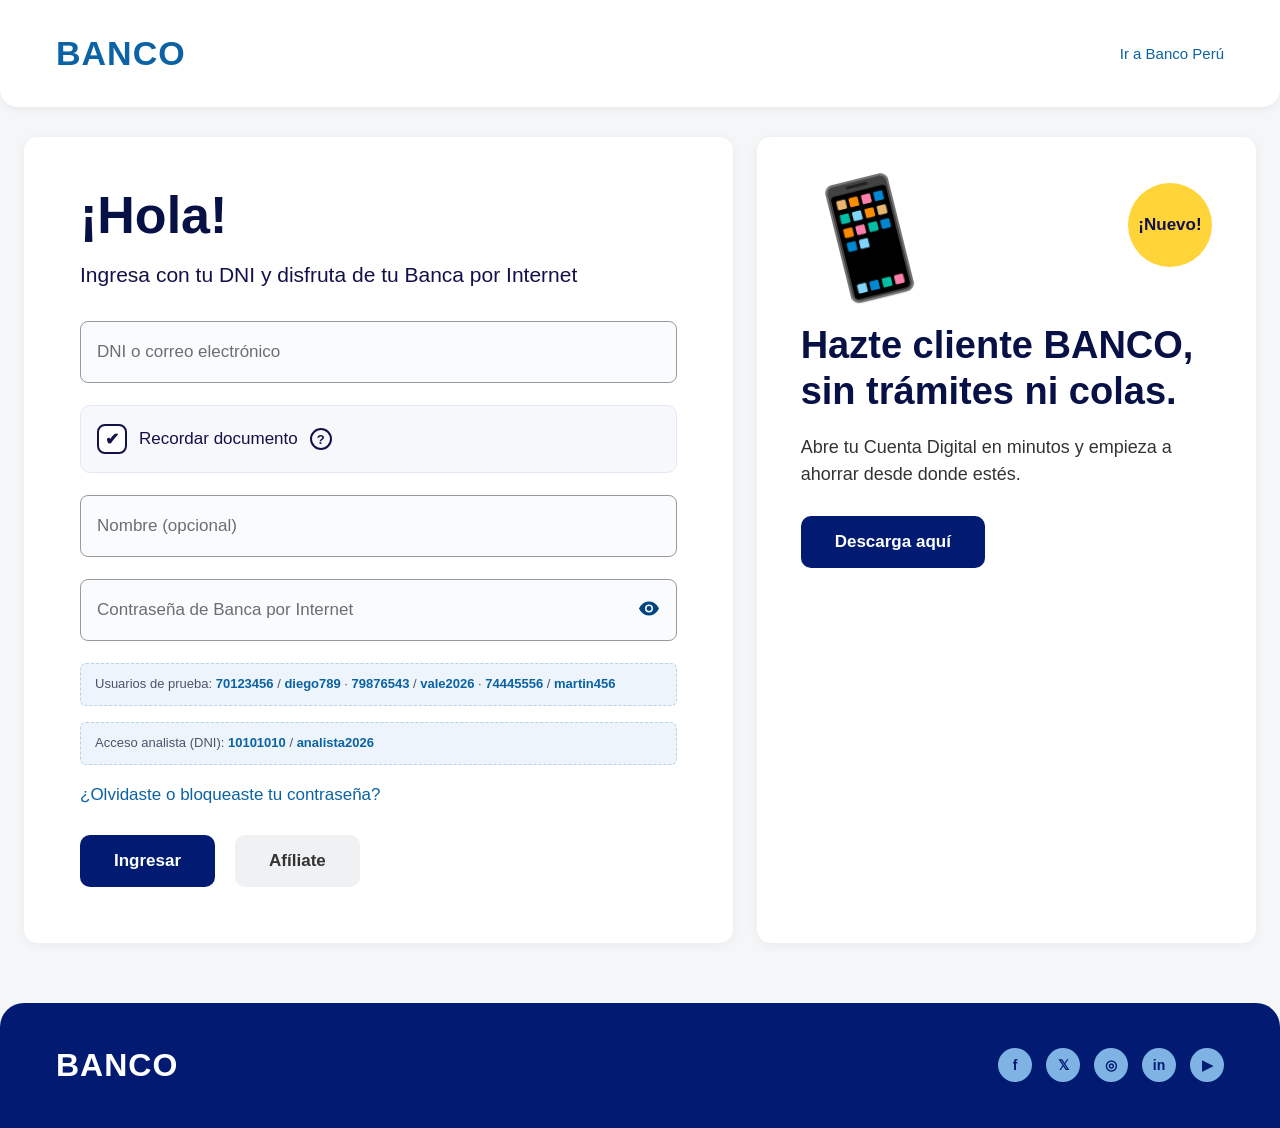
<file: model/inicio.html>
<!DOCTYPE html>
<html lang="es">
<head>
  <meta charset="UTF-8">
  <meta name="viewport" content="width=device-width, initial-scale=1.0">
  <title>Banco — Inicio</title>
  <link rel="stylesheet" href="css/vendor/bootstrap-grid.min.css">
  <link rel="stylesheet" href="css/estilos.css">
</head>
<body>
  <header class="topbar">
    <div class="topbar__util">
      <div class="topbar__util-inner">
        <a href="#" class="util-link util-link--icon">? Conoce tu Banca por Internet</a>
        <a href="#" class="util-link util-link--icon">Libro de reclamaciones</a>
        <a href="#" class="util-link util-link--destacado">Productos del Mes</a>
        <a href="#" class="util-link util-link--salir">← Salir</a>
      </div>
    </div>
    <div class="topbar__main">
      <div class="topbar__main-inner">
        <a class="brand" href="inicio.html">
          <span class="brand__name">BANCO</span>
        </a>
        <div class="usuario">
          <span class="usuario__avatar">👤</span>
          <span class="usuario__info">
            <span class="usuario__nombre">DIEGO FLORES CASTRO <span class="usuario__chevron">⌄</span></span>
            <a href="#" class="usuario__datos">Actualiza tus datos</a>
          </span>
        </div>
      </div>
    </div>
    <nav class="menu">
      <div class="menu__inner">
        <a href="inicio.html" class="menu__link is-active">Inicio</a>
        <a href="cuentas.html" class="menu__link">Cuentas</a>
        <a href="tarjetas.html" class="menu__link">Tarjetas</a>
        <a href="crear.html" class="menu__link">Crear</a>
      </div>
    </nav>
  </header>

  <main class="main">
    <div class="row g-0">
      <div class="col-12">
    <!-- ============ CUENTAS ============ -->
    <section class="panel" id="panel-cuentas">
      <button class="panel__header" type="button" data-toggle="panel-cuentas" aria-expanded="true">
        <h2 class="panel__title">Cuentas</h2>
        <span class="panel__arrow" aria-hidden="true">▲</span>
      </button>

      <div class="panel__body" id="panel-cuentas-body">
        <div class="table-responsive">
        <table class="tabla tabla--cuentas">
          <thead>
            <tr>
              <th class="col-tipo">Tipo y número de cuenta</th>
              <th class="col-saldo-contable">Saldo contable <span class="info-icon" title="Incluye fondos retenidos o pendientes de compensación.">i</span></th>
              <th class="col-saldo-disponible">Saldo disponible</th>
            </tr>
          </thead>
          <tbody id="cuentas-tbody"><!-- Renderizado por JS --></tbody>
        </table>
        </div>
        <div class="total-row">
          <span class="total-row__label">Saldo disponible total</span>
          <span class="total-row__value" id="cuentas-total">S/ 0.00</span>
        </div>
      </div>
    </section>

    <!-- ============ TARJETAS ============ -->
    <section class="panel" id="panel-tarjetas">
      <button class="panel__header" type="button" data-toggle="panel-tarjetas" aria-expanded="true">
        <h2 class="panel__title">Tarjetas</h2>
        <span class="panel__arrow" aria-hidden="true">▲</span>
      </button>

      <div class="panel__body" id="panel-tarjetas-body">
        <div class="table-responsive">
        <table class="tabla tabla--tarjetas">
          <thead>
            <tr>
              <th class="col-tipo">Tipo y número de tarjeta</th>
              <th class="col-credito">Crédito consumido y crédito disponible</th>
            </tr>
          </thead>
          <tbody id="tarjetas-tbody"><!-- Renderizado por JS --></tbody>
        </table>
        </div>
        <div class="total-row">
          <span class="total-row__label">Crédito disponible total</span>
          <span class="total-row__value" id="tarjetas-total">S/ 0.00</span>
        </div>
      </div>
    </section>
      </div>
    </div>
  </main>

  <script src="js/datos.js"></script>
  <script src="js/usuarios.js"></script>
  <script src="js/ui.js"></script>
  <script src="js/app.js"></script>
</body>
</html>
</file>
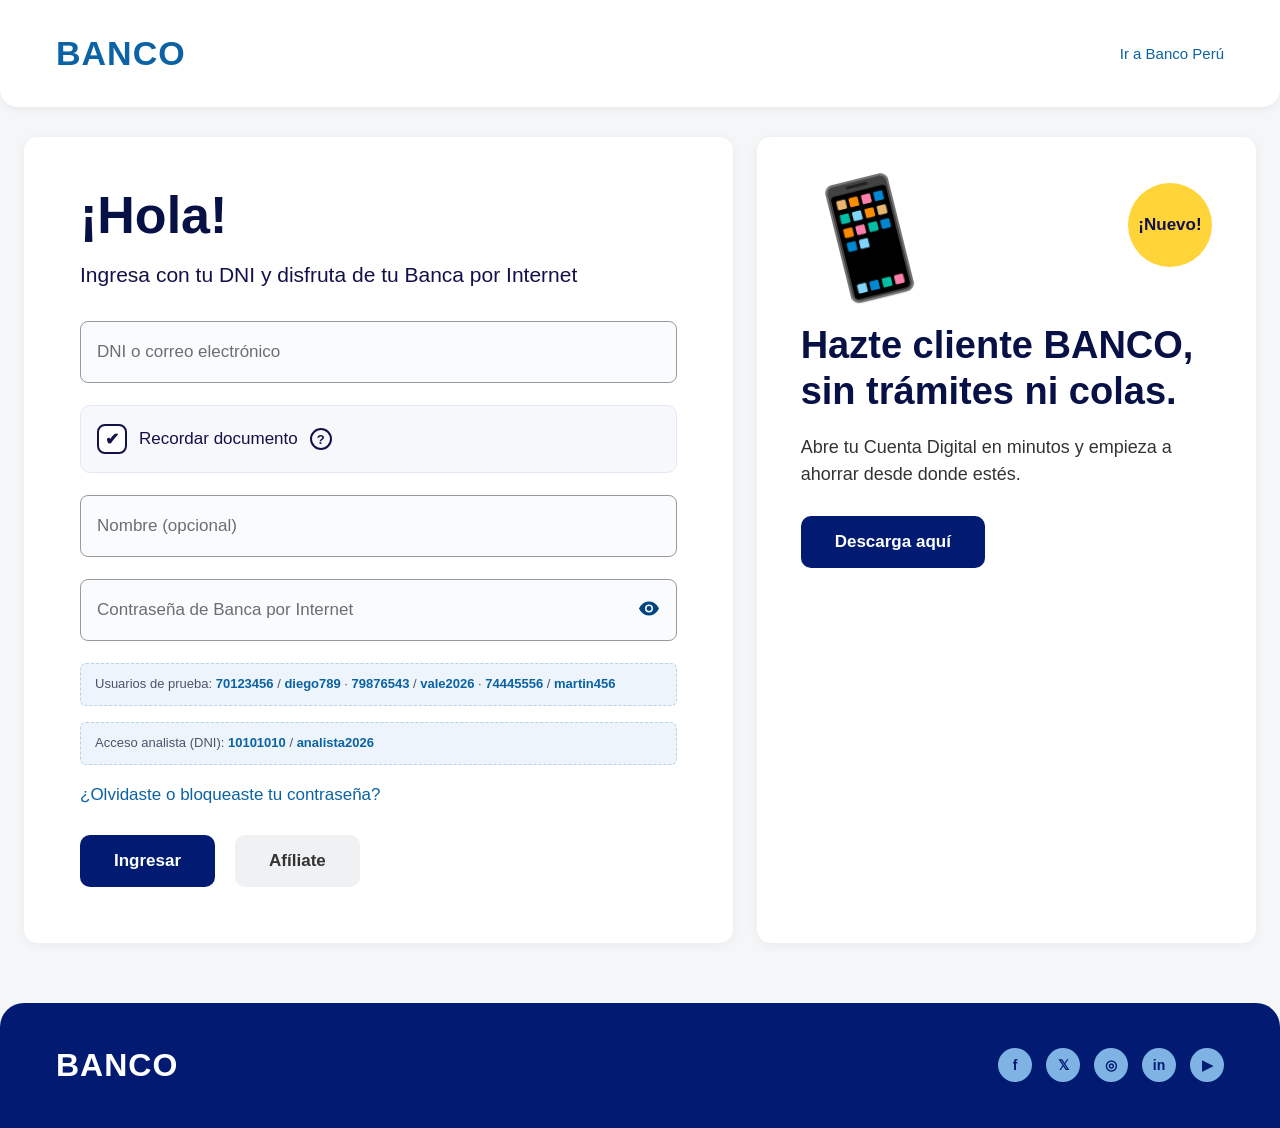
<file: model/login.html>
<!DOCTYPE html>
<html lang="es">
<head>
  <meta charset="UTF-8">
  <meta name="viewport" content="width=device-width, initial-scale=1.0">
  <title>Banco — Banca por Internet</title>
  <link rel="stylesheet" href="css/vendor/bootstrap-grid.min.css">
  <link rel="stylesheet" href="css/estilos.css">
  <link rel="stylesheet" href="css/login.css">
</head>
<body class="login-body">
  <!-- ============ Header blanco ============ -->
  <header class="lg-header">
    <a class="lg-logo" href="login.html">BANCO</a>
    <a href="#" class="lg-header__link">Ir a Banco Perú</a>
  </header>

  <!-- ============ Contenido ============ -->
  <main class="lg-main">
    <div class="row g-4">
      <!-- Tarjeta del formulario -->
      <div class="col-12 col-lg-7">
        <section class="lg-card lg-card--form">
          <h1 class="lg-hola">¡Hola!</h1>
          <p class="lg-subtitulo">Ingresa con tu DNI y disfruta de tu Banca por Internet</p>

          <form id="login-form" novalidate>
            <!-- DNI o correo -->
            <div class="lg-campo">
              <input id="num-doc" class="lg-input" type="text" placeholder="DNI o correo electrónico" autocomplete="off">
            </div>

            <!-- Recordar documento -->
            <div class="lg-recordar">
              <label class="lg-check">
                <input type="checkbox" id="recordar" checked>
                <span class="lg-check__caja" aria-hidden="true"></span>
                <span class="lg-check__texto">Recordar documento</span>
              </label>
              <span class="lg-help" title="Guardamos tu número de documento en este navegador para no escribirlo la próxima vez.">?</span>
            </div>

            <!-- Nombre (opcional) -->
            <div class="lg-campo">
              <input id="usuario" class="lg-input" type="text" placeholder="Nombre (opcional)" autocomplete="off">
            </div>

            <!-- Contraseña -->
            <div class="lg-campo lg-campo--pass">
              <input id="clave" class="lg-input" type="password" placeholder="Contraseña de Banca por Internet" autocomplete="off">
              <button type="button" class="lg-ojo" id="toggle-clave" aria-label="Mostrar contraseña">
                <svg width="24" height="24" viewBox="0 0 24 24" fill="none">
                  <path d="M12 5C5 5 2 12 2 12s3 7 10 7 10-7 10-7-3-7-10-7zm0 11a4 4 0 110-8 4 4 0 010 8z" fill="#004481"/>
                  <circle cx="12" cy="12" r="2.4" fill="#004481"/>
                </svg>
              </button>
            </div>

            <p class="lg-error" id="login-error" hidden></p>

            <p class="lg-demo">Usuarios de prueba: <strong>70123456</strong> / <strong>diego789</strong> · <strong>79876543</strong> / <strong>vale2026</strong> · <strong>74445556</strong> / <strong>martin456</strong></p>
            <p class="lg-demo lg-demo--analista">Acceso analista (DNI): <strong>10101010</strong> / <strong>analista2026</strong></p>

            <a href="#" class="lg-enlace">¿Olvidaste o bloqueaste tu contraseña?</a>

            <div class="lg-botones">
              <button type="submit" class="lg-btn lg-btn--primario">Ingresar</button>
              <a href="registro.html" class="lg-btn lg-btn--secundario lg-btn--enlace">Afíliate</a>
            </div>
          </form>
        </section>
      </div>

      <!-- Tarjeta promocional -->
      <div class="col-12 col-lg-5">
        <section class="lg-card lg-card--promo">
          <div class="lg-promo__top">
            <div class="lg-promo__cel" aria-hidden="true">📱</div>
            <span class="lg-promo__nuevo">¡Nuevo!</span>
          </div>
          <h2 class="lg-promo__titulo">Hazte cliente BANCO, sin trámites ni colas.</h2>
          <p class="lg-promo__texto">Abre tu Cuenta Digital en minutos y empieza a ahorrar desde donde estés.</p>
          <button type="button" class="lg-btn lg-btn--primario lg-promo__btn">Descarga aquí</button>
        </section>
      </div>
    </div>
  </main>

  <!-- ============ Footer azul ============ -->
  <footer class="lg-footer">
    <span class="lg-footer__logo">BANCO</span>
    <div class="lg-footer__social">
      <a href="#" class="lg-red" aria-label="Facebook">f</a>
      <a href="#" class="lg-red" aria-label="X">𝕏</a>
      <a href="#" class="lg-red" aria-label="Instagram">◎</a>
      <a href="#" class="lg-red" aria-label="LinkedIn">in</a>
      <a href="#" class="lg-red" aria-label="YouTube">▶</a>
    </div>
  </footer>

  <script src="js/usuarios.js"></script>
  <script src="js/login.js"></script>
</body>
</html>
</file>
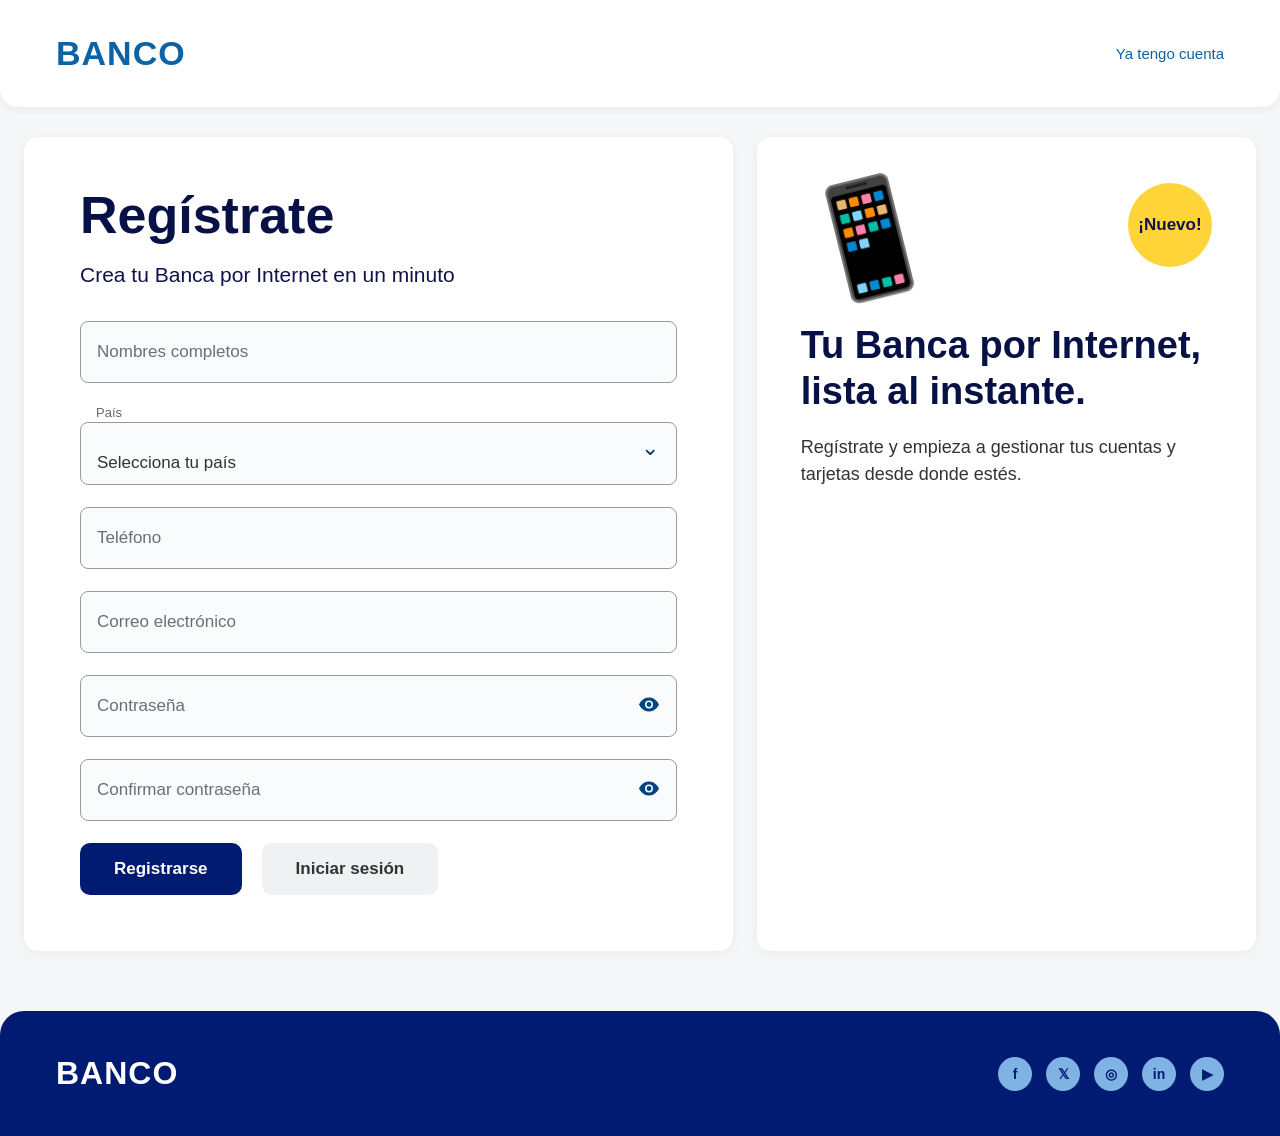
<file: model/registro.html>
<!DOCTYPE html>
<html lang="es">
<head>
  <meta charset="UTF-8">
  <meta name="viewport" content="width=device-width, initial-scale=1.0">
  <title>Banco — Registro</title>
  <link rel="stylesheet" href="css/vendor/bootstrap-grid.min.css">
  <link rel="stylesheet" href="css/estilos.css">
  <link rel="stylesheet" href="css/login.css">
</head>
<body class="login-body">
  <!-- ============ Header blanco ============ -->
  <header class="lg-header">
    <a class="lg-logo" href="login.html">BANCO</a>
    <a href="login.html" class="lg-header__link">Ya tengo cuenta</a>
  </header>

  <!-- ============ Contenido ============ -->
  <main class="lg-main">
    <div class="row g-4">
      <!-- Tarjeta del formulario -->
      <div class="col-12 col-lg-7">
        <section class="lg-card lg-card--form">
          <h1 class="lg-hola">Regístrate</h1>
          <p class="lg-subtitulo">Crea tu Banca por Internet en un minuto</p>

          <form id="registro-form" novalidate>
            <!-- Nombres -->
            <div class="lg-campo">
              <input id="reg-nombres" class="lg-input" type="text" placeholder="Nombres completos" autocomplete="off">
            </div>

            <!-- País -->
            <div class="lg-campo lg-campo--select">
              <label class="lg-label" for="reg-pais">País</label>
              <select id="reg-pais" class="lg-select">
                <option value="" selected>Selecciona tu país</option>
                <option value="Perú">Perú</option>
                <option value="México">México</option>
                <option value="Colombia">Colombia</option>
                <option value="Chile">Chile</option>
                <option value="Argentina">Argentina</option>
                <option value="España">España</option>
                <option value="Otro">Otro</option>
              </select>
              <span class="lg-chevron" aria-hidden="true">⌄</span>
            </div>

            <!-- Teléfono -->
            <div class="lg-campo">
              <input id="reg-telefono" class="lg-input" type="tel" placeholder="Teléfono" autocomplete="off">
            </div>

            <!-- Correo -->
            <div class="lg-campo">
              <input id="reg-correo" class="lg-input" type="email" placeholder="Correo electrónico" autocomplete="off">
            </div>

            <!-- Contraseña -->
            <div class="lg-campo lg-campo--pass">
              <input id="reg-clave" class="lg-input" type="password" placeholder="Contraseña" autocomplete="new-password">
              <button type="button" class="lg-ojo" id="toggle-reg-clave" aria-label="Mostrar contraseña">
                <svg width="24" height="24" viewBox="0 0 24 24" fill="none">
                  <path d="M12 5C5 5 2 12 2 12s3 7 10 7 10-7 10-7-3-7-10-7zm0 11a4 4 0 110-8 4 4 0 010 8z" fill="#004481"/>
                  <circle cx="12" cy="12" r="2.4" fill="#004481"/>
                </svg>
              </button>
            </div>

            <!-- Confirmar contraseña -->
            <div class="lg-campo lg-campo--pass">
              <input id="reg-clave2" class="lg-input" type="password" placeholder="Confirmar contraseña" autocomplete="new-password">
              <button type="button" class="lg-ojo" id="toggle-reg-clave2" aria-label="Mostrar contraseña">
                <svg width="24" height="24" viewBox="0 0 24 24" fill="none">
                  <path d="M12 5C5 5 2 12 2 12s3 7 10 7 10-7 10-7-3-7-10-7zm0 11a4 4 0 110-8 4 4 0 010 8z" fill="#004481"/>
                  <circle cx="12" cy="12" r="2.4" fill="#004481"/>
                </svg>
              </button>
            </div>

            <p class="lg-error" id="registro-error" hidden></p>

            <div class="lg-botones">
              <button type="submit" class="lg-btn lg-btn--primario">Registrarse</button>
              <a href="login.html" class="lg-btn lg-btn--secundario lg-btn--enlace">Iniciar sesión</a>
            </div>
          </form>
        </section>
      </div>

      <!-- Tarjeta promocional -->
      <div class="col-12 col-lg-5">
        <section class="lg-card lg-card--promo">
          <div class="lg-promo__top">
            <div class="lg-promo__cel" aria-hidden="true">📱</div>
            <span class="lg-promo__nuevo">¡Nuevo!</span>
          </div>
          <h2 class="lg-promo__titulo">Tu Banca por Internet, lista al instante.</h2>
          <p class="lg-promo__texto">Regístrate y empieza a gestionar tus cuentas y tarjetas desde donde estés.</p>
        </section>
      </div>
    </div>
  </main>

  <!-- ============ Footer azul ============ -->
  <footer class="lg-footer">
    <span class="lg-footer__logo">BANCO</span>
    <div class="lg-footer__social">
      <a href="#" class="lg-red" aria-label="Facebook">f</a>
      <a href="#" class="lg-red" aria-label="X">𝕏</a>
      <a href="#" class="lg-red" aria-label="Instagram">◎</a>
      <a href="#" class="lg-red" aria-label="LinkedIn">in</a>
      <a href="#" class="lg-red" aria-label="YouTube">▶</a>
    </div>
  </footer>

  <script src="js/usuarios.js"></script>
</body>
</html>
</file>
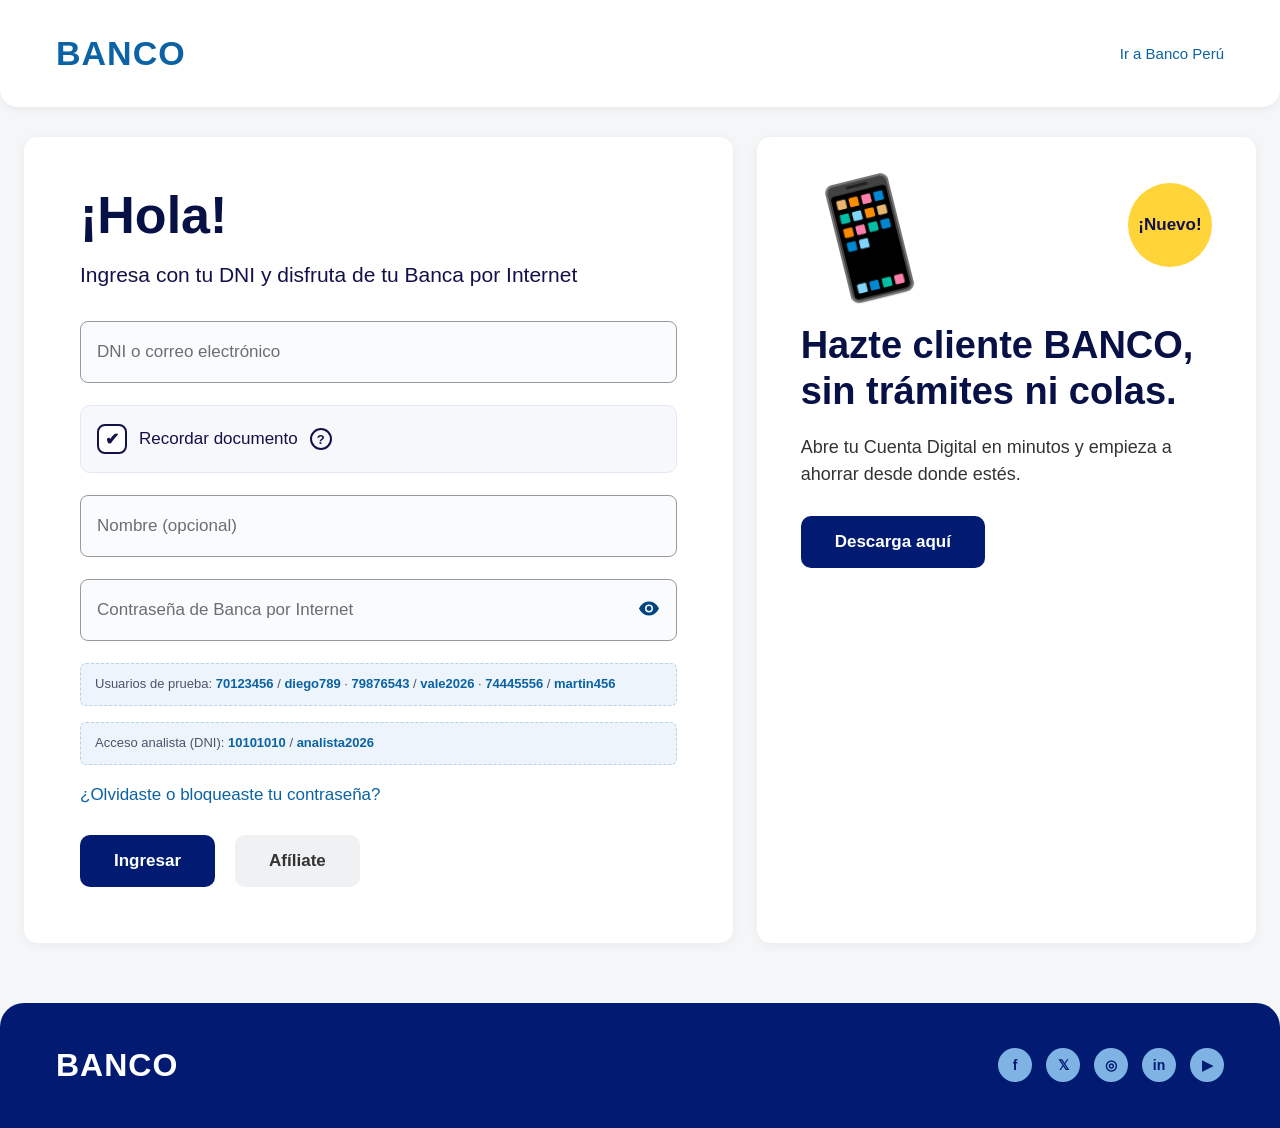
<file: model/reglas.html>
<!DOCTYPE html>
<html lang="es">
<head>
  <meta charset="UTF-8">
  <meta name="viewport" content="width=device-width, initial-scale=1.0">
  <title>Banco — Reglas</title>
  <link rel="stylesheet" href="css/vendor/bootstrap-grid.min.css">
  <link rel="stylesheet" href="css/estilos.css">
  <link rel="stylesheet" href="css/analista.css">
</head>
<body>
  <header class="topbar">
    <div class="topbar__util">
      <div class="topbar__util-inner">
        <a href="#" class="util-link util-link--icon">Libro de reclamaciones</a>
        <a href="#" class="util-link util-link--salir">← Salir</a>
      </div>
    </div>
    <div class="topbar__main">
      <div class="topbar__main-inner">
        <a class="brand" href="analista.html">
          <span class="brand__name">BANCO</span>
        </a>
        <div class="usuario">
          <span class="usuario__avatar">👤</span>
          <span class="usuario__info">
            <span class="usuario__nombre">ANALISTA <span class="usuario__chevron">⌄</span></span>
            <span class="usuario__rol" id="an-rol">ANALISTA · AN-000</span>
          </span>
        </div>
      </div>
    </div>
    <nav class="menu">
      <div class="menu__inner">
        <a href="analista.html" class="menu__link">Analista</a>
        <a href="reglas.html" class="menu__link is-active">Reglas</a>
      </div>
    </nav>
  </header>

  <main class="main">
    <div class="row g-0">
      <div class="col-12">

        <!-- ============ Título ============ -->
        <div class="modulo-head">
          <h1 class="modulo-title">Reglas del sistema</h1>
        </div>
        <div class="modulo-linea"></div>

        <!-- ============ Reglas ============ -->
        <section class="an-resumen">
          <span class="an-resumen__item">Mínimo requerido: <strong>60%</strong> para aprobar transacción</span>
          <span class="an-resumen__item">Total reglas: <strong>5</strong></span>
          <span class="an-resumen__item an-resumen__item--neto">Peso total: <strong>100%</strong></span>
        </section>

        <section class="panel" id="panel-reglas">
          <button class="panel__header" type="button" data-toggle="panel-reglas" aria-expanded="true">
            <h2 class="panel__title">Reglas vigentes</h2>
            <span class="panel__arrow" aria-hidden="true">▲</span>
          </button>

          <div class="panel__body" id="panel-reglas-body">
            <div class="table-responsive">
              <table class="an-tabla">
                <thead>
                  <tr>
                    <th class="an-col-fecha">Fecha</th>
                    <th>Peso</th>
                    <th>Regla</th>
                    <th>Descripción</th>
                  </tr>
                </thead>
                <tbody id="reglas-tbody"></tbody>
              </table>
            </div>
          </div>
        </section>

      </div>
    </div>
  </main>

  <script src="js/datos.js"></script>
  <script src="js/usuarios.js"></script>
  <script src="js/ui.js"></script>
  <script src="js/reglas.js"></script>
</body>
</html>
</file>
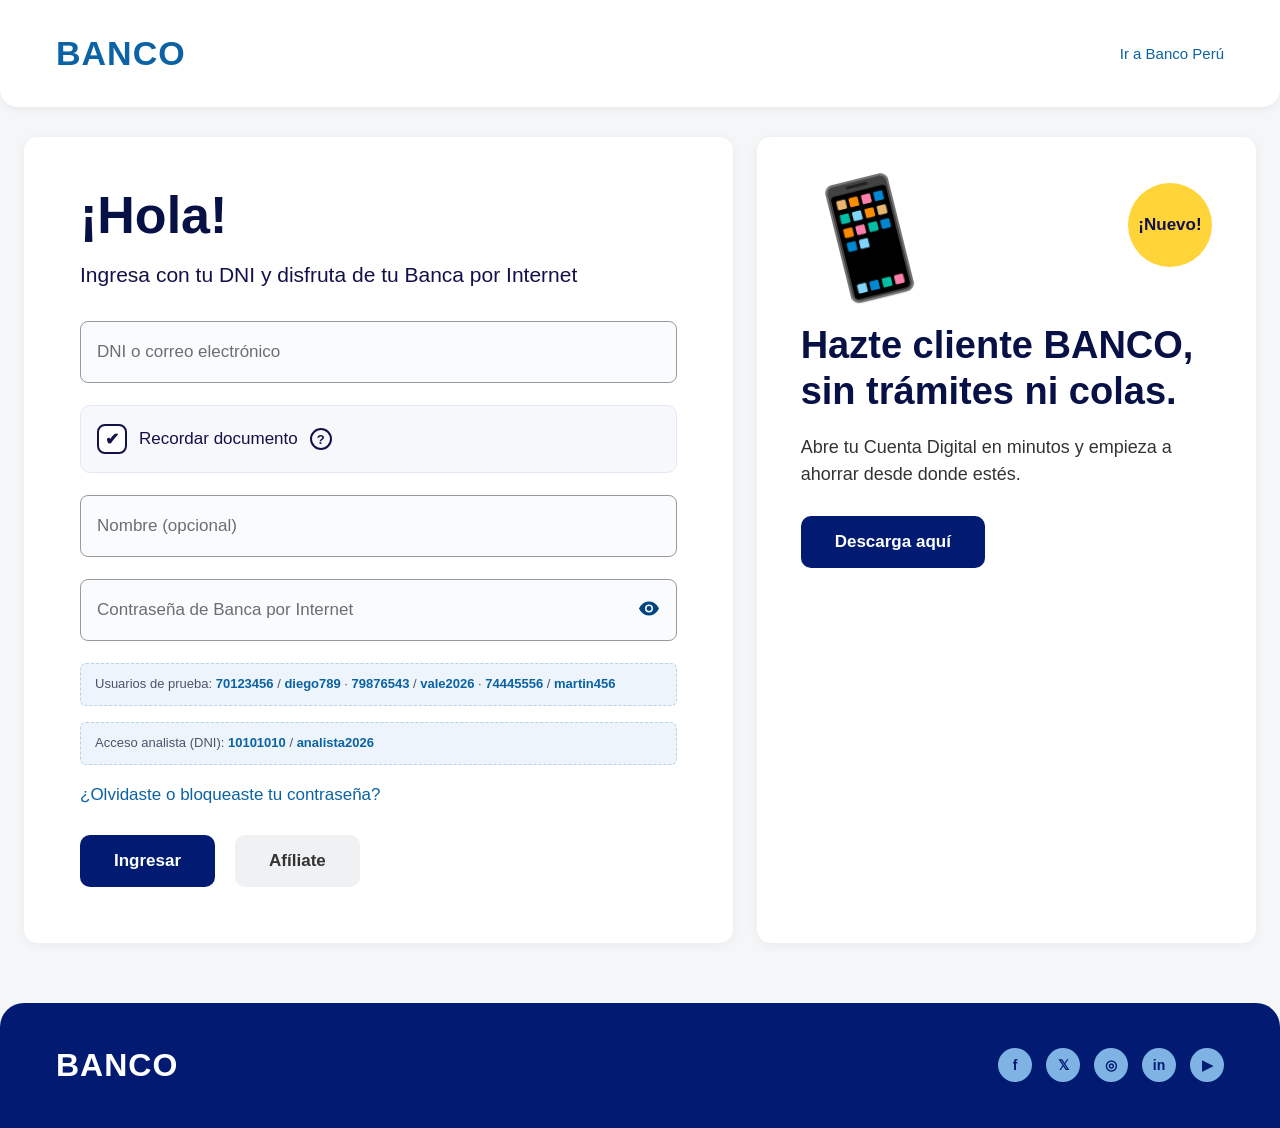
<file: model/tarjetas.html>
<!DOCTYPE html>
<html lang="es">
<head>
  <meta charset="UTF-8">
  <meta name="viewport" content="width=device-width, initial-scale=1.0">
  <title>Banco — Tarjetas</title>
  <link rel="stylesheet" href="css/vendor/bootstrap-grid.min.css">
  <link rel="stylesheet" href="css/estilos.css">
</head>
<body>
  <header class="topbar">
    <div class="topbar__util">
      <div class="topbar__util-inner">
        <a href="#" class="util-link util-link--icon">? Conoce tu Banca por Internet</a>
        <a href="#" class="util-link util-link--icon">Libro de reclamaciones</a>
        <a href="#" class="util-link util-link--destacado">Productos del Mes</a>
        <a href="#" class="util-link util-link--salir">← Salir</a>
      </div>
    </div>
    <div class="topbar__main">
      <div class="topbar__main-inner">
        <a class="brand" href="inicio.html">
          <span class="brand__name">BANCO</span>
        </a>
        <div class="usuario">
          <span class="usuario__avatar">👤</span>
          <span class="usuario__info">
            <span class="usuario__nombre">DIEGO FLORES CASTRO <span class="usuario__chevron">⌄</span></span>
            <a href="#" class="usuario__datos">Actualiza tus datos</a>
          </span>
        </div>
      </div>
    </div>
    <nav class="menu">
      <div class="menu__inner">
        <a href="inicio.html" class="menu__link">Inicio</a>
        <a href="cuentas.html" class="menu__link">Cuentas</a>
        <a href="tarjetas.html" class="menu__link is-active">Tarjetas</a>
        <a href="crear.html" class="menu__link">Crear</a>
      </div>
    </nav>
  </header>

  <main class="main">
    <div class="row g-0">
      <div class="col-12">
    <!-- ============ Título + pestañas ============ -->
    <div class="modulo-head">
      <h1 class="modulo-title">Tarjetas</h1>
      <div class="tabs" role="tablist">
        <button class="tabs__tab is-active" type="button" role="tab" data-tab="mis-productos">Mis productos</button>
        <button class="tabs__tab" type="button" role="tab" data-tab="mas-informacion">Más información</button>
      </div>
    </div>
    <div class="modulo-linea"></div>

    <!-- ============ Toggle Ocultar importes ============ -->
    <div class="ocultar-row">
      <span class="ocultar-label">Ocultar importes <span class="info-icon" title="Al activarlo, los importes se muestran como asteriscos.">i</span></span>
      <div class="switch" id="switch-ocultar" role="switch" aria-checked="false" tabindex="0">
        <span class="switch__opt switch__opt--off">OFF</span>
        <span class="switch__opt switch__opt--on">ON</span>
      </div>
    </div>

    <!-- ============ Panel Mis productos ============ -->
    <section class="tab-panel is-active" id="tab-mis-productos">
      <section class="panel" id="panel-tarjetas">
        <button class="panel__header" type="button" data-toggle="panel-tarjetas" aria-expanded="true">
          <h2 class="panel__title">Tarjetas</h2>
          <span class="panel__arrow" aria-hidden="true">▲</span>
        </button>

        <div class="panel__body" id="panel-tarjetas-body">
          <div class="table-responsive">
          <table class="tabla tabla--tarjetas">
            <thead>
              <tr>
                <th class="col-tipo">Tipo y número de tarjeta</th>
                <th class="col-credito">Crédito consumido y crédito disponible</th>
              </tr>
            </thead>
            <tbody id="tarjetas-tbody"><!-- Renderizado por JS --></tbody>
          </table>
          </div>
          <div class="total-row">
            <span class="total-row__label">Crédito disponible total</span>
            <span class="total-row__value" id="tarjetas-total">S/ 0.00</span>
          </div>
        </div>
      </section>
    </section>

    <!-- ============ Panel Más información (detalle de la tarjeta) ============ -->
    <section class="tab-panel" id="tab-mas-informacion">
      <!-- Resumen: número/nombre a la izquierda, créditos a la derecha -->
      <div class="resumen">
        <div class="resumen__identidad">
          <span class="tarjeta-num" id="detalle-numero"></span>
          <span class="tarjeta-nombre" id="detalle-nombre"></span>
          <span class="tarjeta-titular">TITULAR</span>
        </div>
        <div class="resumen__saldos">
          <span class="resumen__etiqueta">DISPONIBLE</span>
          <span class="resumen__disponible saldo-importe" id="detalle-disponible"></span>
          <span class="resumen__contable">Consumido <span class="saldo-importe" id="detalle-consumido"></span></span>
          <a href="#" class="resumen__enlace">Consulta tu línea de crédito y <br>fechas de facturación <span class="info-icon" title="Resumen del estado de tu tarjeta de crédito.">i</span></a>
        </div>
      </div>

      <!-- Barra Búsquedas / Operaciones -->
      <div class="acciones-bar">
        <div class="acciones-bar__grupo">
          <button class="acciones-bar__btn acciones-bar__btn--activo" type="button">Búsquedas <span class="acciones-bar__icono">&#128269;</span></button>
          <button class="acciones-bar__btn" type="button" data-abre-operaciones>Operaciones <span class="acciones-bar__icono">&#128179;</span></button>
        </div>
        <div class="acciones-bar__grupo acciones-bar__grupo--enlaces">
          <a href="#" class="acciones-bar__enlace">Cta. Interbancaria/Remesas</a>
          <a href="#" class="acciones-bar__enlace">Condiciones</a>
        </div>
      </div>

      <!-- Panel Operaciones: Realizar transferencia -->
      <div class="ops-panel" id="ops-panel" hidden>
        <button class="ops-panel__cerrar" type="button" data-cierra-operaciones title="Cerrar">✕</button>
        <div class="ops-panel__head">
          <span class="ops-panel__quiero">Quiero</span>
          <h3 class="ops-panel__titulo">Realizar transferencia</h3>
        </div>

        <div class="ops-cuerpo">
          <p class="ops-enviar">Enviar dinero a:</p>

          <!-- Segmentos -->
          <div class="ops-segmentos">
            <button class="ops-segmento" type="button" data-segmento="mis-cuentas">Mis cuentas</button>
            <button class="ops-segmento is-activo" type="button" data-segmento="terceros">Terceros</button>
            <button class="ops-segmento" type="button" data-segmento="otros-bancos">Otros Bancos</button>
          </div>

          <!-- Formulario Terceros -->
          <div class="ops-form ops-form--activa" data-form="terceros">
            <div class="ops-fila">
              <span class="ops-label">Número de cuenta</span>
              <span class="ops-input ops-input--fijo">0011</span>
              <span class="ops-guion">-</span>
              <input class="ops-input ops-input--medio" type="text" maxlength="4" inputmode="numeric" placeholder="">
              <span class="ops-guion">-</span>
              <input class="ops-input ops-input--largo" type="text" maxlength="10" inputmode="numeric" placeholder="">
              <span class="ops-icono-libreta">&#128211;</span>
            </div>
          </div>

          <!-- Formulario Mis cuentas -->
          <div class="ops-form" data-form="mis-cuentas">
            <div class="ops-fila">
              <span class="ops-label">Cuenta destino</span>
              <select class="ops-select">
                <option value="">Seleccione una cuenta…</option>
              </select>
            </div>
            <div class="ops-fila ops-fila--importe">
              <span class="ops-label">Importe a transferir</span>
              <span class="ops-moneda">S/</span>
              <input class="ops-input ops-input--importe" type="text" inputmode="decimal" placeholder="0.00">
            </div>
          </div>

          <!-- Formulario Otros bancos -->
          <div class="ops-form" data-form="otros-bancos">
            <div class="ops-fila">
              <span class="ops-label">Número de cuenta</span>
              <input class="ops-input ops-input--largo" type="text" maxlength="20" inputmode="numeric" placeholder="">
              <span class="ops-icono-libreta">&#128211;</span>
            </div>
            <div class="ops-fila ops-fila--importe">
              <span class="ops-label">Importe a transferir</span>
              <span class="ops-moneda">S/</span>
              <input class="ops-input ops-input--importe" type="text" inputmode="decimal" placeholder="0.00">
            </div>
          </div>
        </div>

        <div class="ops-panel__pie">
          <button class="ops-siguiente" type="button" data-siguiente>Enviar</button>
        </div>
      </div>

      <!-- Últimos movimientos -->
      <div class="movs-head">
        <h2 class="movs-title">Últimos movimientos</h2>
        <div class="movs-iconos">
          <span class="movs-icono" title="Descargar XLS">XLS</span>
          <span class="movs-icono movs-icono--pdf" title="Descargar PDF">PDF</span>
          <span class="movs-icono movs-icono--imprimir" title="Imprimir">&#128424;</span>
        </div>
      </div>
      <div class="table-responsive">
        <table class="tabla tabla--movs">
          <thead>
            <tr>
              <th class="col-fecha">Fecha</th>
              <th class="col-desc">Descripción</th>
              <th class="col-monto">Monto</th>
            </tr>
          </thead>
          <tbody id="movs-tbody"><!-- Renderizado por JS --></tbody>
        </table>
      </div>
    </section>
      </div>
    </div>
  </main>

  <script src="js/datos.js"></script>
  <script src="js/usuarios.js"></script>
  <script src="js/ui.js"></script>
  <script src="js/tarjetas.js"></script>
</body>
</html>
</file>
<file: style.css>
:root {
  --bs-body-font-family: 'Inter', system-ui, -apple-system, "Segoe UI", Roboto, sans-serif;
  --grad-brand: linear-gradient(135deg, #0d6efd 0%, #6610f2 100%);
  --grad-brand-animated: linear-gradient(-45deg, #0d6efd, #6610f2, #d63384, #0dcaf0, #0d6efd);
  --shadow-sm: 0 2px 8px rgba(15, 23, 42, 0.06);
  --shadow-md: 0 8px 24px rgba(15, 23, 42, 0.12);
  --shadow-lg: 0 16px 48px rgba(15, 23, 42, 0.18);
  --shadow-brand: 0 12px 32px rgba(13, 110, 253, 0.35);
}

body[data-bs-theme='light'] {
  background-color: #eef2fa;
}

body[data-bs-theme='dark'] {
  background-color: #0d1117;
}

/* ---- Animated ambient background ---- */
body {
  min-height: 100vh;
  background-image: radial-gradient(circle at 15% 5%, rgba(13, 110, 253, 0.12), transparent 45%),
    radial-gradient(circle at 85% 20%, rgba(214, 51, 132, 0.10), transparent 40%),
    radial-gradient(circle at 70% 90%, rgba(13, 202, 240, 0.10), transparent 45%),
    radial-gradient(circle at 20% 85%, rgba(102, 16, 242, 0.10), transparent 40%);
  background-size: 200% 200%;
  animation: bg-drift 22s ease-in-out infinite;
  background-attachment: fixed;
}

@keyframes bg-drift {
  0%, 100% { background-position: 0% 0%; }
  33% { background-position: 60% 40%; }
  66% { background-position: 30% 70%; }
}

/* ---- Entrance animations ---- */
@keyframes fadeInUp {
  from { opacity: 0; transform: translateY(24px); }
  to { opacity: 1; transform: translateY(0); }
}

@keyframes fadeIn {
  from { opacity: 0; }
  to { opacity: 1; }
}

@keyframes popIn {
  0% { opacity: 0; transform: scale(0.92); }
  60% { transform: scale(1.02); }
  100% { opacity: 1; transform: scale(1); }
}

@keyframes gradient-shift {
  0%, 100% { background-position: 0% 50%; }
  50% { background-position: 100% 50%; }
}

@keyframes float-slow {
  0%, 100% { transform: translateY(0); }
  50% { transform: translateY(-10px); }
}

@keyframes pulse-glow {
  0%, 100% { box-shadow: 0 0 0 0 rgba(13, 110, 253, 0.45); }
  50% { box-shadow: 0 0 0 10px rgba(13, 110, 253, 0); }
}

.animate-in {
  opacity: 0;
  animation: fadeInUp 0.6s cubic-bezier(0.22, 1, 0.36, 1) forwards;
}

.animate-in.d1 { animation-delay: 0.08s; }
.animate-in.d2 { animation-delay: 0.16s; }
.animate-in.d3 { animation-delay: 0.24s; }
.animate-in.d4 { animation-delay: 0.32s; }

/* ---- Brand badge / logo ---- */
.brand-badge {
  width: 68px;
  height: 68px;
  border-radius: 20px;
  color: #fff;
  background: var(--grad-brand-animated);
  background-size: 300% 300%;
  animation: gradient-shift 8s ease infinite, float-slow 6s ease-in-out infinite;
  box-shadow: 0 14px 32px rgba(13, 110, 253, 0.45);
}

/* ---- Buttons ---- */
.btn {
  transition: transform 0.2s cubic-bezier(0.22, 1, 0.36, 1), box-shadow 0.2s ease, filter 0.2s ease;
}

.btn:hover {
  transform: translateY(-2px);
}

.btn:active {
  transform: translateY(0) scale(0.97);
}

.btn-primary {
  background-image: var(--grad-brand-animated);
  background-size: 300% 300%;
  animation: gradient-shift 8s ease infinite;
  border: none;
  box-shadow: var(--shadow-brand);
}

.btn-primary:hover {
  background-image: var(--grad-brand-animated);
  background-size: 300% 300%;
  filter: brightness(1.1);
  box-shadow: 0 16px 40px rgba(13, 110, 253, 0.5);
}

.btn-light {
  background-color: rgba(255, 255, 255, 0.6);
  backdrop-filter: blur(6px);
}

.btn-outline-primary {
  border-width: 2px;
}

.btn-outline-primary:hover {
  background-image: var(--grad-brand);
  box-shadow: var(--shadow-brand);
}

body[data-bs-theme='dark'] .btn-light {
  background-color: rgba(33, 37, 41, 0.6);
}

/* ---- Cards ---- */
.card {
  border-radius: 1rem;
  transition: transform 0.28s cubic-bezier(0.22, 1, 0.36, 1), box-shadow 0.28s ease;
  box-shadow: var(--shadow-sm);
}

.card:hover {
  transform: translateY(-4px);
  box-shadow: var(--shadow-md);
}

.client-name-card .badge {
  font-size: 0.78rem;
  font-weight: 600;
  padding: 0.45rem 0.85rem;
}

.client-name-card .badge i {
  font-size: 0.85rem;
}

.client-name-card .d-flex.flex-wrap {
  gap: 0.4rem;
}

.client-name-card .fotocheck {
  width: 56px;
  height: 64px;
  background: linear-gradient(135deg, rgba(13, 110, 253, 0.06), rgba(102, 16, 242, 0.06));
  border: 1.5px dashed var(--bs-primary);
  border-radius: 8px;
  font-size: 0.5rem;
  color: var(--bs-primary);
  line-height: 1.1;
  padding: 0.3rem;
}

.client-name-card .fotocheck i {
  font-size: 1.1rem;
}

.client-name-card .fotocheck-lg {
  width: 217.5px;
  height: 100%;
  background: linear-gradient(135deg, rgba(13, 110, 253, 0.08), rgba(102, 16, 242, 0.1));
  border-right: 1.5px dashed var(--bs-primary);
  font-size: 0.8rem;
  color: var(--bs-primary);
  line-height: 1.1;
  padding: 0.5rem;
  border-top-left-radius: 0.9rem;
  border-bottom-left-radius: 0.9rem;
}

.client-name-card .fotocheck-lg i {
  font-size: 6rem;
  margin-bottom: 0.3rem;
}

/* Fotocheck logo derecho (crear cuenta) */
.fotocheck-logo {
  width: 217.5px;
  height: 100%;
  background: linear-gradient(135deg, rgba(13,110,253,0.08), rgba(102,16,242,0.1));
  border-left: 1.5px dashed var(--bs-primary);
  font-size: 0.8rem;
  color: var(--bs-primary);
  line-height: 1.1;
  padding: 0.5rem;
  border-top-right-radius: 0.9rem;
  border-bottom-right-radius: 0.9rem;
}
.fotocheck-logo i {
  font-size: 6rem;
  margin-bottom: 0.3rem;
}

/* ---- Main (principal) bank card ---- */
.balance-hero {
  background: var(--grad-brand-animated);
  background-size: 300% 300%;
  animation: gradient-shift 10s ease infinite;
  box-shadow: 0 20px 50px rgba(13, 110, 253, 0.45);
}

.balance-hero:hover {
  box-shadow: 0 26px 60px rgba(102, 16, 242, 0.52);
}

.balance-hero-amount {
  font-size: clamp(1.7rem, 1.2rem + 1.4vw, 2.3rem);
}
/* ---- Chart ---- */
.detail-exec {
  padding: 0;
}

.detail-top {
  display: flex;
  gap: 0.75rem;
  align-items: stretch;
}

.detail-side {
  flex: 1;
  min-width: 0;
  border: 1px solid var(--bs-primary-border-subtle);
  border-radius: 10px;
  padding: 0.6rem 0.8rem;
  background: linear-gradient(135deg, rgba(13, 110, 253, 0.14), rgba(102, 16, 242, 0.16));
  display: flex;
  flex-direction: column;
  justify-content: center;
}

.detail-side-label {
  font-size: 0.6rem;
  font-weight: 700;
  text-transform: uppercase;
  letter-spacing: 0.08em;
  color: var(--bs-primary);
}

.detail-side-amount {
  font-size: 1.25rem;
  font-weight: 800;
  letter-spacing: -0.02em;
  word-break: break-word;
}

.detail-side-badges {
  display: flex;
  flex-wrap: wrap;
  gap: 0.3rem;
  margin-top: 0.45rem;
}

.d-badge {
  display: inline-flex;
  align-items: center;
  gap: 0.28rem;
  font-size: 0.6rem;
  font-weight: 700;
  padding: 0.22rem 0.55rem;
  border-radius: 2rem;
  white-space: nowrap;
  color: #fff;
}

.d-badge i {
  font-size: 0.7rem;
}

.d-badge-secondary {
  background: linear-gradient(135deg, #0d6efd, #6610f2);
}

.d-badge-success {
  background: #198754;
}

.d-badge-danger {
  background: #dc3545;
}

.d-badge-warning {
  background: #ffc107;
  color: #7a4f01;
}

.d-badge-info {
  background: #0dcaf0;
  color: #000;
}

.bank-card.bank-card-sm {
  width: 184px;
  border-radius: 10px;
  padding: 0.55rem 0.65rem;
  box-shadow: 0 6px 14px rgba(20, 40, 80, 0.35);
}

.bank-card.bank-card-sm .bank-brand {
  font-size: 0.6rem;
}

.bank-card.bank-card-sm .bank-brand i {
  font-size: 0.66rem;
}

.bank-card.bank-card-sm .chip {
  width: 26px;
  height: 20px;
  border-radius: 4px;
}

.bank-card.bank-card-sm .contactless {
  font-size: 0.9rem;
}

.bank-card.bank-card-sm .bank-number {
  font-size: 0.7rem;
}

.bank-card.bank-card-sm .bank-owner {
  font-size: 0.7rem;
}

.bank-card.bank-card-sm .bank-label {
  font-size: 0.48rem;
}

.bank-card.bank-card-sm .badge {
  font-size: 0.46rem;
  background: rgba(255, 193, 7, 0.25);
  border-color: rgba(255, 193, 7, 0.45);
  padding: 0.15rem 0.35rem;
}

.bank-card.bank-card-sm .bank-eye {
  width: 20px;
  height: 20px;
  display: inline-flex;
  align-items: center;
  justify-content: center;
  border-radius: 50%;
  border: 1px solid rgba(255, 255, 255, 0.4);
  background: rgba(255, 255, 255, 0.14);
  color: #fff;
  font-size: 0.68rem;
  padding: 0;
  transition: background 0.2s ease;
}

.bank-card.bank-card-sm .bank-eye:hover {
  background: rgba(255, 255, 255, 0.3);
}

.bank-card.bank-card-sm .bank-eye.active {
  background: rgba(255, 255, 255, 0.4);
}

.bank-card.bank-card-sm .bank-number {
  letter-spacing: 0.06em;
  min-height: 0.9em;
}

.dex-grid {
  display: grid;
  grid-template-columns: repeat(2, 1fr);
  gap: 0.35rem;
}

.dex-grid.single {
  grid-template-columns: 1fr;
}

.dex-item {
  border: 1px solid var(--bs-border-color);
  border-radius: 0.45rem;
  padding: 0.32rem 0.55rem;
  background: var(--bs-body-bg);
}

.dex-item small {
  display: block;
  font-size: 0.58rem;
  font-weight: 700;
  text-transform: uppercase;
  letter-spacing: 0.04em;
  color: var(--bs-secondary-color);
  margin-bottom: 0.05rem;
}

.dex-item strong {
  font-size: 0.78rem;
  word-break: break-word;
}

.dex-item .badge {
  vertical-align: middle;
}

.dex-section {
  margin-top: 0.6rem;
}

.dex-section-title {
  display: flex;
  align-items: center;
  gap: 0.4rem;
  font-size: 0.6rem;
  font-weight: 800;
  text-transform: uppercase;
  letter-spacing: 0.1em;
  color: var(--bs-primary);
  margin-bottom: 0.3rem;
}

.dex-section-title::before {
  content: '';
  width: 14px;
  height: 2px;
  border-radius: 2px;
  background: linear-gradient(90deg, #0d6efd, #6610f2);
}

.mono {
  font-family: ui-monospace, Menlo, Consolas, monospace;
}

.detail-table {
  font-size: 0.8rem;
}

.detail-table thead th {
  background: var(--bs-tertiary-bg);
  font-size: 0.66rem;
  font-weight: 700;
  text-transform: uppercase;
  letter-spacing: 0.04em;
  color: var(--bs-secondary-color);
  white-space: nowrap;
  padding: 0.5rem 0.6rem;
}

.detail-table tbody td {
  white-space: nowrap;
  padding: 0.5rem 0.6rem;
}

.history-table {
  flex: 1 1 auto;
  min-height: 0;
  overflow-y: auto;
}

.history-table .table {
  table-layout: fixed;
}

.history-table thead th {
  position: sticky;
  top: 0;
  z-index: 3;
  background: var(--bs-tertiary-bg);
  color: var(--bs-secondary-color);
  font-size: 0.7rem;
  font-weight: 700;
  text-transform: uppercase;
  letter-spacing: 0.05em;
  padding: 0.55rem 0.5rem;
  white-space: nowrap;
  border-color: var(--bs-border-color);
}

.history-table .table-bordered > :not(caption) > * {
  border-color: var(--bs-border-color);
}

.history-table tbody td {
  font-size: 0.82rem;
  padding: 0.45rem 0.5rem;
  border-color: var(--bs-border-color);
  white-space: nowrap;
}

.btn-detail {
  display: inline-flex;
  align-items: center;
  gap: 0.35rem;
  border: 1px solid var(--bs-primary-border-subtle);
  background: var(--bs-body-bg);
  color: var(--bs-primary);
  font-size: 0.7rem;
  font-weight: 700;
  text-transform: uppercase;
  letter-spacing: 0.06em;
  border-radius: 0.5rem;
  padding: 0.28rem 0.5rem;
  transition: background 0.2s ease, color 0.2s ease, box-shadow 0.2s ease, border-color 0.2s ease;
}

.btn-detail:hover {
  background: linear-gradient(135deg, #0d6efd, #6610f2);
  color: #fff;
  border-color: transparent;
  box-shadow: 0 4px 14px rgba(102, 16, 242, 0.35);
}

.history-table tbody tr {
  transition: background-color 0.15s ease;
}

.history-table tbody tr:hover {
  background-color: var(--bs-primary-bg-subtle);
}

.stat-chip {
  height: 100%;
  border: 1px solid var(--bs-border-color);
  border-radius: 0.75rem;
  padding: 0.55rem 0.75rem;
  background: var(--bs-tertiary-bg);
}

.chart-svg-wrap {
  height: 150px;
}

.chart-svg {
  width: 100%;
  height: 100%;
}

/* ---- Glow dot / avatar ---- */
#avatar {
  background: var(--grad-brand) !important;
  box-shadow: 0 0 0 3px rgba(13, 110, 253, 0.15);
  animation: pulse-glow 3s ease infinite;
}

/* ---- Navbar / topbar glass ---- */
.topbar nav {
  background-color: rgba(255, 255, 255, 0.72) !important;
  backdrop-filter: blur(14px) saturate(160%);
  -webkit-backdrop-filter: blur(14px) saturate(160%);
  border-bottom: 1px solid rgba(128, 128, 128, 0.15);
  box-shadow: 0 2px 12px rgba(15, 23, 42, 0.06);
  transition: box-shadow 0.3s ease;
}

body[data-bs-theme='dark'] .topbar nav {
  background-color: rgba(13, 17, 23, 0.75) !important;
}

.navbar-brand {
  transition: opacity 0.2s ease;
}

.navbar-brand:hover {
  opacity: 0.85;
}

/* ---- Gradient text ---- */
.grad-text {
  background: var(--grad-brand);
  -webkit-background-clip: text;
  background-clip: text;
  -webkit-text-fill-color: transparent;
  color: transparent;
}

/* ---- Table ---- */
.table thead th {
  text-transform: uppercase;
  font-size: 0.72rem;
  letter-spacing: 0.06em;
  font-weight: 700;
}

.table tbody tr {
  transition: transform 0.15s ease, background-color 0.15s ease;
}

.table tbody tr:hover {
  background-color: rgba(13, 110, 253, 0.05);
}

.table tbody tr td:first-child {
  border-top-left-radius: 0.5rem;
  border-bottom-left-radius: 0.5rem;
}

.table tbody tr td:last-child {
  border-top-right-radius: 0.5rem;
  border-bottom-right-radius: 0.5rem;
}

tbody tr {
  animation: fadeIn 0.4s ease backwards;
}

tbody tr:nth-child(4) { animation-delay: 0.05s; }
tbody tr:nth-child(5) { animation-delay: 0.1s; }
tbody tr:nth-child(6) { animation-delay: 0.15s; }
tbody tr:nth-child(7) { animation-delay: 0.2s; }
tbody tr:nth-child(8) { animation-delay: 0.25s; }
tbody tr:nth-child(9) { animation-delay: 0.3s; }
tbody tr:nth-child(10) { animation-delay: 0.35s; }
tbody tr:nth-child(n+11) { animation-delay: 0.4s; }

/* ---- Stat icons ---- */
.card .rounded-3.p-3 {
  transition: transform 0.25s ease;
}

.card:hover .rounded-3.p-3 {
  transform: scale(1.1) rotate(-4deg);
}

/* ---- Modal ---- */
.modal-content {
  border: 0;
  box-shadow: var(--shadow-lg);
  animation: popIn 0.25s ease;
}

.modal-backdrop.show {
  backdrop-filter: blur(4px);
  background-color: rgba(9, 12, 18, 0.55);
}

/* ---- Toast ---- */
.toast {
  border: 0;
  box-shadow: var(--shadow-md);
  animation: fadeInUp 0.35s ease;
}

/* ---- Dropdown ---- */
.dropdown-menu {
  border: 1px solid rgba(128, 128, 128, 0.15);
  box-shadow: var(--shadow-md);
  animation: popIn 0.18s ease;
}

/* ---- Navbar user profile box ---- */
.profile-box {
  background: linear-gradient(135deg, rgba(13, 110, 253, 0.08), rgba(102, 16, 242, 0.08));
  border: 1px solid rgba(128, 128, 128, 0.14);
}

/* ---- Navbar menu (mobile collapse) ---- */
#menuCollapse .btn {
  border-radius: 0.75rem;
  padding: 0.55rem 0.9rem;
  font-weight: 500;
}

@media (max-width: 991.98px) {
  #menuCollapse {
    background-color: rgba(255, 255, 255, 0.85);
    backdrop-filter: blur(18px);
    -webkit-backdrop-filter: blur(18px);
    border-radius: 1rem;
    padding: 0.75rem;
    margin-top: 0.5rem;
    box-shadow: var(--shadow-md);
    border: 1px solid rgba(128, 128, 128, 0.18);
  }
  body[data-bs-theme='dark'] #menuCollapse {
    background-color: rgba(13, 17, 23, 0.92);
  }
}

/* ---- Filter buttons active ---- */
.btn-group .btn-outline-primary.active {
  background-image: var(--grad-brand);
  box-shadow: var(--shadow-brand);
}

/* ---- Accounts horizontal scroll ---- */
.accounts-scroll {
  display: flex;
  align-items: flex-start;
  gap: 1rem;
  overflow-x: auto;
  padding: 0.25rem 0.25rem 0.85rem;
  scroll-behavior: smooth;
  scroll-snap-type: x mandatory;
  -webkit-overflow-scrolling: touch;
}

.accounts-scroll::-webkit-scrollbar {
  height: 8px;
}

.accounts-scroll::-webkit-scrollbar-thumb {
  background: linear-gradient(90deg, #0d6efd, #6610f2);
  border-radius: 6px;
  border: 2px solid transparent;
  background-clip: padding-box;
}

.accounts-scroll::-webkit-scrollbar-track {
  background: transparent;
}

.account-slide {
  flex: 0 0 auto;
  width: 360px;
  scroll-snap-align: start;
}

/* ---- Bank card ---- */
.bank-card {
  position: relative;
  overflow: hidden;
  width: 100%;
  aspect-ratio: 1.586;
  border-radius: 18px;
  padding: 1.05rem 1.25rem;
  color: #fff;
  display: flex;
  flex-direction: column;
  justify-content: space-between;
  background: linear-gradient(135deg, #1e3c72 0%, #2a5298 55%, #4a4ad6 100%);
  box-shadow: 0 14px 32px rgba(20, 40, 80, 0.42);
  transition: transform 0.28s cubic-bezier(0.22, 1, 0.36, 1), box-shadow 0.28s ease;
}

.bank-card::before {
  content: '';
  position: absolute;
  inset: 0;
  background: radial-gradient(circle at 88% -10%, rgba(255, 255, 255, 0.28), transparent 55%);
  pointer-events: none;
}

.bank-card::after {
  content: '';
  position: absolute;
  top: -60%;
  right: -25%;
  width: 55%;
  height: 230%;
  background: linear-gradient(135deg, transparent, rgba(255, 255, 255, 0.2), transparent);
  transform: rotate(12deg);
  transition: transform 0.6s ease;
}

.bank-card:hover {
  transform: translateY(-3px);
  box-shadow: 0 20px 44px rgba(20, 40, 80, 0.5);
}

.bank-card:hover::after {
  transform: rotate(12deg) translateX(45%);
}

.bank-card.main-account {
  box-shadow: 0 0 0 2px rgba(255, 193, 7, 0.75), 0 14px 32px rgba(20, 40, 80, 0.42);
}

.account-slide:nth-child(even) .bank-card {
  background: linear-gradient(135deg, #0d6efd 0%, #6610f2 100%);
}

.bank-brand {
  display: inline-flex;
  align-items: center;
  gap: 0.45rem;
  font-weight: 700;
  font-size: 0.95rem;
  letter-spacing: 0.02em;
}

.bank-brand i {
  font-size: 1.1rem;
}

.chip {
  width: 46px;
  height: 34px;
  border-radius: 7px;
  background: linear-gradient(135deg, #f2cf66, #d9af3b);
  box-shadow: inset 0 0 0 1.5px rgba(0, 0, 0, 0.18), 0 1px 4px rgba(0, 0, 0, 0.25);
  position: relative;
  flex: 0 0 auto;
}

.chip::before {
  content: '';
  position: absolute;
  inset: 0;
  border-radius: 7px;
  background:
    linear-gradient(90deg, transparent 45%, rgba(0, 0, 0, 0.2) 49%, transparent 55%),
    linear-gradient(0deg, transparent 38%, rgba(0, 0, 0, 0.2) 46%, transparent 56%);
}

.contactless {
  transform: rotate(90deg);
  font-size: 1.4rem;
  color: rgba(255, 255, 255, 0.9);
}

.bank-number {
  font-family: 'Courier New', ui-monospace, monospace;
  font-size: 1.1rem;
  font-weight: 600;
  letter-spacing: 0.08em;
}

.bank-label {
  font-size: 0.62rem;
  letter-spacing: 0.08em;
}

.bank-owner {
  font-size: 0.9rem;
}

.bank-card .badge {
  background: rgba(255, 255, 255, 0.2);
  border: 1px solid rgba(255, 255, 255, 0.3);
}

.bank-card-footer {
  padding: 0.5rem 0.15rem 0;
}

.bank-eye-toggle {
  width: 30px;
  height: 30px;
  display: inline-flex;
  align-items: center;
  justify-content: center;
  border-radius: 50%;
  padding: 0;
  font-size: 0.8rem;
}
.bank-eye-toggle.active {
  background: var(--bs-primary);
  border-color: var(--bs-primary);
  color: #fff;
}

/* ---- Scrollbar ---- */
::-webkit-scrollbar {
  width: 10px;
  height: 10px;
}

::-webkit-scrollbar-track {
  background: transparent;
}

::-webkit-scrollbar-thumb {
  background: linear-gradient(180deg, #0d6efd, #6610f2);
  border-radius: 6px;
  border: 2px solid transparent;
  background-clip: padding-box;
}

/* ---- Nav pills / tabs ---- */
.nav-underline .nav-link {
  font-weight: 600;
  color: var(--bs-body-color);
}

.nav-underline .nav-link.active {
  color: #0d6efd;
}

/* ---- Mobile nav backdrop blur ---- */
.topbar.sticky-top {
  z-index: 1030;
}

.ls-tight {
  letter-spacing: -0.03em;
}

/* ---- Altura igual en columna cliente + crear cuenta ---- */
.equal-height-cards > .card {
  flex: 1 1 0;
  min-height: 0;
}
</file>
<file: model/css/estilos.css>
/* ============ Base ============ */
:root {
  --azul: #0b62a4;
  --azul-oscuro: #083b63;
  --azul-fondo: #005a9c;
  --gris-fondo: #eef1f4;
  --gris-borde: #d5dbe0;
  --gris-header: #f4f6f7;
  --texto: #333;
  --verde: #7bb800;
  --blanco: #fff;
}

* {
  box-sizing: border-box;
}

body {
  margin: 0;
  font-family: "Segoe UI", Arial, sans-serif;
  color: var(--texto);
  background: var(--blanco);
  padding-top: 186px; /* espacio del header fijo (util + main + menú) */
}

/* Los atajos del menú "Quiero" traen estos bloques al frente:
   dejo espacio para que el header fijo no los tape. */
.resumen,
.movs-head,
.ops-panel {
  scroll-margin-top: 200px;
}

/* ============ Menú fijo horizontal superior ============ */
.topbar {
  position: fixed;
  top: 0;
  left: 0;
  right: 0;
  background: var(--azul-oscuro);
  box-shadow: 0 2px 6px rgba(0, 0, 0, 0.25);
  z-index: 100;
}

/* --- Franja superior de utilidades --- */
.topbar__util {
  background: #072a47;
}

.topbar__util-inner {
  max-width: 1200px;
  margin: 0 auto;
  display: flex;
  justify-content: flex-end;
  align-items: center;
  gap: 26px;
  padding: 8px 20px;
}

.util-link {
  color: #d8e4ee;
  text-decoration: none;
  font-size: 13px;
  white-space: nowrap;
}

.util-link:hover {
  color: var(--blanco);
  text-decoration: underline;
}

.util-link--destacado {
  color: #38bdf8;
}

.util-link--salir {
  color: #fbbf24;
}

/* --- Franja principal: logo + usuario --- */
.topbar__main-inner {
  max-width: 1200px;
  margin: 0 auto;
  display: flex;
  align-items: center;
  justify-content: space-between;
  padding: 14px 20px;
}

.brand {
  display: flex;
  align-items: center;
  gap: 10px;
  text-decoration: none;
  color: var(--blanco);
}

.brand__name {
  font-size: 34px;
  font-weight: 300;
  letter-spacing: 2px;
  color: var(--blanco);
}

/* --- Usuario --- */
.usuario {
  display: flex;
  align-items: center;
  gap: 14px;
}

.usuario__avatar {
  width: 44px;
  height: 44px;
  border-radius: 50%;
  background: #19b5c8;
  color: var(--blanco);
  display: flex;
  align-items: center;
  justify-content: center;
  font-size: 20px;
}

.usuario__info {
  display: flex;
  flex-direction: column;
  gap: 2px;
}

.usuario__nombre {
  color: var(--blanco);
  font-size: 17px;
  letter-spacing: 0.5px;
}

.usuario__chevron {
  color: #9fc3dc;
  font-size: 14px;
  margin-left: 4px;
}

.usuario__datos {
  color: #b9cbda;
  font-size: 13px;
  text-align: right;
  text-decoration: none;
}

.usuario__datos:hover {
  color: var(--blanco);
  text-decoration: underline;
}

/* --- Menú de módulos --- */
.menu {
  background: var(--azul-fondo);
}

.menu__inner {
  max-width: 1200px;
  margin: 0 auto;
  display: flex;
}

.menu__link {
  display: flex;
  align-items: center;
  padding: 18px 34px;
  color: #cfe0ee;
  text-decoration: none;
  font-size: 16px;
  transition: background 0.15s, color 0.15s;
}

.menu__link:hover {
  background: rgba(255, 255, 255, 0.08);
  color: var(--blanco);
}

.menu__link.is-active {
  color: var(--blanco);
  font-weight: 600;
  box-shadow: inset 0 -4px 0 #7cc4ee;
}

.menu__link.is-disabled {
  opacity: 0.45;
  cursor: not-allowed;
}

/* ============ Layout principal ============ */
.main {
  max-width: 1000px;
  margin: 0 auto;
  padding: 24px 20px 60px;
}

/* ============ Paneles (Cuentas / Tarjetas) ============ */
.panel {
  border: 1px solid var(--gris-borde);
  border-radius: 4px;
  margin-bottom: 28px;
  background: var(--blanco);
}

.panel__header {
  width: 100%;
  display: flex;
  align-items: center;
  justify-content: space-between;
  background: var(--gris-header);
  border: none;
  border-bottom: 1px solid var(--gris-borde);
  padding: 16px 22px;
  cursor: pointer;
  font-family: inherit;
}

.panel__title {
  margin: 0;
  font-size: 22px;
  color: #4a4a4a;
  font-weight: 600;
}

.panel__arrow {
  color: var(--azul);
  font-size: 16px;
  transition: transform 0.25s;
}

.panel--collapsed .panel__arrow {
  transform: rotate(180deg);
}

.panel--collapsed .panel__body {
  display: none;
}

.panel__header--static {
  cursor: default;
}

.panel__header--static:hover {
  background: var(--gris-header);
}

.panel__body {
  overflow: hidden;
}

/* ============ Tablas ============ */
.tabla {
  width: 100%;
  border-collapse: collapse;
}

.tabla th {
  background: var(--gris-header);
  border: 1px solid var(--gris-borde);
  border-left: none;
  border-right: none;
  padding: 14px 16px;
  font-size: 12px;
  font-weight: 700;
  color: #555;
  text-transform: uppercase;
  text-align: center;
}

.tabla td {
  border-top: 1px solid var(--gris-borde);
  padding: 18px 16px;
  vertical-align: middle;
}

.tabla tbody tr {
  border-bottom: 4px solid var(--gris-fondo);
}

/* Columnas cuentas */
.tabla--cuentas th:nth-child(1),
.tabla--cuentas td:nth-child(1) {
  width: 40%;
}

.col-saldo-contable,
.col-saldo-disponible {
  width: 30%;
}

/* ============ Fila de producto (info + botón Quiero) ============ */
.fila-producto {
  display: flex;
  align-items: center;
  flex-wrap: wrap;
  gap: 16px 24px;
}

.producto-info {
  flex: 1 1 180px;
  min-width: 0;
}

/* ============ Celdas de cuentas ============ */
.cuenta-num {
  color: var(--azul);
  font-weight: 700;
  font-size: 16px;
  display: block;
}

.cuenta-nombre {
  color: #555;
  font-size: 14px;
  display: block;
  margin-top: 6px;
  text-transform: uppercase;
}

.saldo {
  text-align: center;
  font-weight: 700;
  font-size: 18px;
  color: #444;
}

/* ============ Botón "Quiero" ============ */
.btn-quiero {
  background: var(--azul-fondo);
  color: var(--blanco);
  border: none;
  padding: 12px 20px;
  font-size: 14px;
  font-weight: 600;
  cursor: pointer;
  min-width: 110px;
  display: inline-flex;
  align-items: center;
  justify-content: space-between;
  gap: 10px;
}

.btn-quiero::after {
  content: "▾";
  font-size: 11px;
}

.btn-quiero:hover {
  background: var(--azul);
}

/* ============ Dropdown del botón Quiero ============ */
.quiero-wrap {
  position: relative;
  display: inline-block;
}

.quiero-menu {
  position: absolute;
  top: 100%;
  left: 0;
  background: var(--blanco);
  border: 1px solid var(--gris-borde);
  box-shadow: 0 4px 12px rgba(0, 0, 0, 0.15);
  min-width: 190px;
  z-index: 50;
  display: none;
}

.quiero-menu.is-open {
  display: block;
}

.quiero-menu button {
  display: block;
  width: 100%;
  text-align: left;
  padding: 10px 14px;
  background: none;
  border: none;
  font-size: 13px;
  color: var(--texto);
  cursor: pointer;
}

.quiero-menu button:hover {
  background: var(--gris-header);
  color: var(--azul);
}

/* ============ Icono info ============ */
.info-icon {
  display: inline-flex;
  align-items: center;
  justify-content: center;
  width: 16px;
  height: 16px;
  border: 2px solid #7a8ba0;
  border-radius: 50%;
  color: #7a8ba0;
  font-size: 10px;
  font-style: normal;
  font-weight: 700;
  vertical-align: middle;
  margin-left: 4px;
  cursor: help;
}

/* ============ Tarjetas ============ */
.tabla--tarjetas th:nth-child(1),
.tabla--tarjetas td:nth-child(1) {
  width: 35%;
}

.col-credito {
  width: 65%;
}

.tarjeta-num {
  color: var(--azul);
  font-weight: 700;
  font-size: 16px;
  display: block;
}

.tarjeta-nombre,
.tarjeta-titular {
  color: #555;
  font-size: 14px;
  display: block;
  margin-top: 6px;
  text-transform: uppercase;
}

.credito-grid {
  display: grid;
  grid-template-columns: 1fr 1fr;
  gap: 4px 24px;
  padding: 0 10px;
}

.credito-label {
  font-size: 16px;
  color: #444;
}

.credito-valor {
  font-weight: 700;
  font-size: 17px;
  color: var(--azul);
}

.credito-valor--verde {
  color: var(--verde);
  text-align: right;
}

.barra-credito {
  grid-column: 1 / -1;
  height: 12px;
  background: var(--gris-fondo);
  border-radius: 6px;
  overflow: hidden;
  margin-top: 8px;
}

.barra-credito__fill {
  height: 100%;
  background: var(--azul-fondo);
}

.linea-credito {
  grid-column: 1 / -1;
  text-align: center;
  font-size: 16px;
  color: #444;
  margin-top: 6px;
}

/* ============ Módulo: título + pestañas ============ */
.modulo-head {
  display: flex;
  align-items: flex-end;
  justify-content: space-between;
  flex-wrap: wrap;
  gap: 12px 32px;
}

.modulo-title {
  color: var(--azul);
  font-weight: 400;
  font-size: 42px;
  margin: 0;
}

.tabs {
  display: flex;
  gap: 8px;
}

.tabs__tab {
  padding: 14px 30px;
  font-size: 17px;
  font-weight: 700;
  color: #9aa6ae;
  background: var(--gris-header);
  border: 1px solid var(--gris-borde);
  border-bottom: none;
  border-radius: 6px 6px 0 0;
  cursor: pointer;
  font-family: inherit;
}

.tabs__tab:hover {
  color: var(--azul);
}

.tabs__tab.is-active {
  background: var(--blanco);
  color: var(--azul);
  border-color: var(--gris-borde);
}

.modulo-linea {
  height: 1px;
  background: var(--gris-borde);
  margin: 0 0 22px;
}

/* ============ Paneles de pestañas ============ */
.tab-panel {
  display: none;
}

.tab-panel.is-active {
  display: block;
}

/* ============ Toggle Ocultar importes ============ */
.ocultar-row {
  display: flex;
  align-items: center;
  justify-content: flex-end;
  gap: 12px;
  margin-bottom: 18px;
}

.ocultar-label {
  font-size: 19px;
  color: #444;
}

.switch {
  display: inline-flex;
  border: 1px solid var(--gris-borde);
  border-radius: 3px;
  overflow: hidden;
  cursor: pointer;
  user-select: none;
}

.switch__opt {
  padding: 10px 22px;
  font-size: 14px;
  font-weight: 700;
  color: var(--azul);
  background: var(--blanco);
  transition: background 0.15s, color 0.15s;
}

.switch__opt--off {
  border-right: 1px solid var(--gris-borde);
}

/* El estado lo marca el contenedor .switch (la clase is-on la alterna el JS) */
.switch.is-on .switch__opt--on,
.switch:not(.is-on) .switch__opt--off {
  background: var(--azul-fondo);
  color: var(--blanco);
}

.switch.is-on .switch__opt--off,
.switch:not(.is-on) .switch__opt--on {
  background: var(--blanco);
  color: var(--azul);
}

/* ============ Fila resaltada (cuenta seleccionada) ============ */
.fila-resaltada > td {
  background: #eaf3fb;
}

.fila-resaltada > td:first-child {
  border-left: 3px solid var(--azul);
}

/* ============ Enlaces de producto ============ */
.cuenta-num--link,
.tarjeta-num--link {
  text-decoration: none;
}

.cuenta-num--link:hover,
.tarjeta-num--link:hover {
  text-decoration: underline;
}

/* ============ Detalle (pestaña Más información) ============ */
.detalle-lista {
  margin: 0;
  padding: 8px 22px 18px;
}

.detalle-item {
  display: grid;
  grid-template-columns: 220px 1fr;
  gap: 16px;
  padding: 12px 0;
  border-bottom: 1px solid var(--gris-fondo);
}

.detalle-item--full {
  grid-template-columns: 220px 1fr;
}

.detalle-item dt {
  color: #8a959e;
  font-size: 14px;
  text-transform: uppercase;
}

.detalle-item dd {
  margin: 0;
  font-size: 15px;
  color: var(--texto);
}

.detalle-item dd.saldo-importe {
  font-weight: 700;
  font-size: 16px;
}

.detalle-vacio {
  color: #8a959e;
  font-size: 15px;
  padding: 12px 0;
}

/* ============ Detalle: resumen de la cuenta ============ */
.resumen {
  display: flex;
  justify-content: space-between;
  align-items: flex-start;
  gap: 24px;
  flex-wrap: wrap;
  padding: 28px 8px 22px;
}

.resumen__identidad .cuenta-num {
  color: #333;
  font-size: 17px;
}

.resumen__identidad .cuenta-nombre {
  color: #666;
  font-size: 15px;
}

.resumen__saldos {
  text-align: right;
  display: flex;
  flex-direction: column;
  gap: 6px;
}

.resumen__etiqueta {
  color: #555;
  font-size: 14px;
}

.resumen__disponible {
  color: var(--azul);
  font-weight: 700;
  font-size: 30px;
}

.resumen__contable {
  color: #555;
  font-size: 15px;
}

.resumen__contable .saldo-importe {
  color: #333;
  margin-left: 8px;
}

.resumen__enlace {
  color: var(--azul);
  font-size: 14px;
  text-decoration: none;
  line-height: 1.5;
}

.resumen__enlace:hover {
  text-decoration: underline;
}

/* ============ Barra Búsquedas / Operaciones ============ */
.acciones-bar {
  background: #dce8f3;
  border-radius: 4px;
  padding: 12px 14px;
  display: flex;
  align-items: center;
  justify-content: space-between;
  gap: 12px;
  flex-wrap: wrap;
}

.acciones-bar__grupo {
  display: flex;
  align-items: center;
  gap: 12px;
}

.acciones-bar__btn {
  background: var(--azul-fondo);
  color: var(--blanco);
  border: none;
  padding: 12px 20px;
  font-size: 15px;
  font-weight: 600;
  font-family: inherit;
  cursor: pointer;
  display: inline-flex;
  align-items: center;
  gap: 10px;
}

.acciones-bar__btn:hover {
  background: var(--azul);
}

.acciones-bar__icono {
  font-size: 14px;
}

.acciones-bar__enlace {
  color: var(--azul-oscuro);
  font-weight: 700;
  font-size: 15px;
  text-decoration: none;
  margin: 0 8px;
}

.acciones-bar__enlace:hover {
  text-decoration: underline;
}

/* ============ Panel Operaciones (transferencia) ============ */
.ops-panel {
  position: relative;
  background: #f4f7f9;
  border: 1px solid var(--gris-borde);
  border-top: none;
  margin-top: -1px;
  padding: 0 22px 22px;
}

.ops-panel__cerrar {
  position: absolute;
  top: 14px;
  right: 14px;
  width: 34px;
  height: 34px;
  border-radius: 50%;
  border: none;
  background: var(--azul-fondo);
  color: var(--blanco);
  font-size: 15px;
  font-weight: 700;
  cursor: pointer;
}

.ops-panel__cerrar:hover {
  background: var(--azul);
}

.ops-panel__head {
  display: flex;
  align-items: center;
  gap: 26px;
  padding: 30px 0 22px;
}

.ops-panel__quiero {
  background: var(--blanco);
  border: 1px solid var(--gris-borde);
  border-radius: 4px 0 0 4px;
  color: var(--azul);
  font-weight: 700;
  font-size: 15px;
  padding: 12px 22px 12px 14px;
  clip-path: polygon(0 0, calc(100% - 14px) 0, 100% 50%, calc(100% - 14px) 100%, 0 100%);
}

.ops-panel__titulo {
  color: var(--azul);
  font-weight: 400;
  font-size: 26px;
  margin: 0;
}

/* --- Cuerpo del formulario --- */
.ops-cuerpo {
  background: var(--blanco);
  border: 1px solid var(--gris-borde);
  border-top: none;
  padding: 30px 40px 60px;
}

.ops-enviar {
  color: var(--azul);
  font-size: 22px;
  text-align: center;
  margin: 0 0 24px;
}

.ops-segmentos {
  display: flex;
  border: 1px solid var(--gris-borde);
}

.ops-segmento {
  flex: 1;
  background: var(--blanco);
  border: none;
  border-right: 1px solid var(--gris-borde);
  color: var(--azul);
  font-weight: 700;
  font-size: 15px;
  font-family: inherit;
  padding: 16px 10px;
  cursor: pointer;
}

.ops-segmento:last-child {
  border-right: none;
}

.ops-segmento.is-activo {
  background: var(--azul-fondo);
  color: var(--blanco);
}

/* --- Formularios por segmento --- */
.ops-form {
  display: none;
  border: 1px solid var(--gris-borde);
  border-radius: 4px;
  padding: 34px 30px;
  margin-top: 30px;
}

.ops-form--activa {
  display: block;
}

.ops-fila {
  display: flex;
  align-items: center;
  gap: 12px;
  flex-wrap: wrap;
}

.ops-label {
  color: #333;
  font-size: 17px;
  margin-right: 18px;
}

.ops-input {
  border: 1px solid var(--gris-borde);
  border-radius: 3px;
  font-size: 16px;
  color: #333;
  text-align: center;
  font-family: inherit;
}

.ops-input--fijo {
  background: var(--gris-fondo);
  color: #666;
  padding: 12px 16px;
}

.ops-input--medio {
  width: 110px;
  padding: 12px 8px;
  background: #fffde9;
}

.ops-input--largo {
  flex: 1;
  min-width: 160px;
  padding: 12px 14px;
  text-align: left;
}

.ops-guion {
  color: #333;
  font-size: 16px;
}

.ops-icono-libreta {
  color: var(--azul);
  font-size: 22px;
  margin-left: 6px;
}

.ops-select {
  flex: 1;
  min-width: 220px;
  border: 1px solid var(--gris-borde);
  border-radius: 3px;
  padding: 12px 14px;
  font-size: 15px;
  color: #333;
  font-family: inherit;
  background: var(--blanco);
}

/* Fila de importe a transferir */
.ops-fila--importe {
  margin-top: 26px;
}

.ops-moneda {
  background: var(--gris-fondo);
  border: 1px solid var(--gris-borde);
  border-radius: 3px;
  color: #666;
  font-size: 16px;
  padding: 12px 16px;
}

.ops-input--importe {
  width: 180px;
  padding: 12px 14px;
  background: #fffde9;
  text-align: right;
}

/* --- Pie del panel --- */
.ops-panel__pie {
  background: var(--blanco);
  border: 1px solid var(--gris-borde);
  border-top: none;
  display: flex;
  justify-content: flex-end;
  padding: 18px 30px;
}

.ops-siguiente {
  background: var(--azul-oscuro);
  color: var(--blanco);
  border: none;
  padding: 16px 40px;
  font-size: 16px;
  font-weight: 700;
  font-family: inherit;
  cursor: pointer;
}

.ops-siguiente:hover {
  background: var(--azul-fondo);
}

/* ============ Últimos movimientos ============ */
.movs-head {
  display: flex;
  align-items: center;
  justify-content: space-between;
  gap: 12px;
  margin: 30px 0 18px;
}

.movs-title {
  color: var(--azul);
  font-weight: 400;
  font-size: 30px;
  margin: 0;
}

.movs-iconos {
  display: flex;
  align-items: center;
  gap: 14px;
}

.movs-icono {
  background: #33475b;
  color: var(--blanco);
  font-size: 10px;
  font-weight: 700;
  padding: 6px 5px;
  border-radius: 2px;
  cursor: pointer;
  line-height: 1;
}

.movs-icono:hover {
  background: var(--azul);
}

.movs-icono--pdf {
  background: #c0392b;
}

.movs-icono--pdf:hover {
  background: #e74c3c;
}

.movs-icono--imprimir {
  background: transparent;
  color: #33475b;
  font-size: 18px;
  padding: 0;
}

.movs-icono--imprimir:hover {
  background: transparent;
  color: var(--azul);
}

/* Tabla de movimientos */
.tabla--movs th {
  background: var(--gris-header);
  text-align: left;
}

.tabla--movs td {
  padding: 22px 16px;
}

.movs-fecha {
  font-weight: 700;
  color: #333;
  width: 26%;
}

.movs-desc {
  width: 50%;
}

.movs-enlace {
  color: var(--azul);
  font-weight: 700;
  text-decoration: none;
}

.movs-enlace:hover {
  text-decoration: underline;
}

.movs-monto {
  text-align: right;
  font-weight: 700;
  color: #333;
  white-space: nowrap;
  width: 24%;
}

.movs-monto--negativo {
  color: #333;
}

/* ============ Detalle de movimiento (al seleccionar) ============ */
.movs-fila {
  cursor: pointer;
}

.movs-fila--seleccionada > td {
  background: var(--blanco);
}

.movs-detalle-fila > td {
  background: var(--blanco);
  padding: 0 10px 14px;
}

.movs-detalle {
  border: 1px solid var(--gris-borde);
  border-radius: 6px;
  box-shadow: 0 4px 14px rgba(0, 0, 0, 0.1);
  overflow: hidden;
}

.movs-detalle__barra {
  display: flex;
  justify-content: flex-end;
  align-items: center;
  gap: 16px;
  background: #eef6fc;
  border-bottom: 1px solid #d3e5f2;
  padding: 14px 18px;
}

.movs-detalle__separador {
  width: 1px;
  height: 22px;
  background: #c5d7e6;
}

.movs-detalle__cerrar {
  display: inline-flex;
  align-items: center;
  gap: 8px;
  background: none;
  border: none;
  color: var(--azul);
  font-weight: 700;
  font-size: 16px;
  font-family: inherit;
  cursor: pointer;
}

.movs-detalle__cerrar:hover {
  text-decoration: underline;
}

.movs-detalle__cerrar-x {
  width: 30px;
  height: 30px;
  border-radius: 50%;
  background: var(--azul-fondo);
  color: var(--blanco);
  display: inline-flex;
  align-items: center;
  justify-content: center;
  font-size: 14px;
}

.movs-detalle__resumen {
  display: flex;
  align-items: center;
  background: #eaf4fb;
  border-bottom: 1px solid #d3e5f2;
  padding: 24px 24px;
  gap: 16px;
}

.movs-detalle__resumen .movs-fecha {
  width: 26%;
}

.movs-detalle__resumen .movs-desc {
  flex: 1;
}

.movs-detalle__resumen .movs-monto {
  width: auto;
}

.movs-detalle__cuerpo {
  padding: 26px 24px 30px;
}

.movs-detalle__titulo {
  color: #333;
  font-weight: 400;
  font-size: 24px;
  margin: 0 0 26px;
}

.movs-detalle__campos {
  display: grid;
  grid-template-columns: 1fr 1fr;
  gap: 22px 60px;
}

.movs-campo dt {
  color: #333;
  font-weight: 700;
  font-size: 17px;
  margin-bottom: 6px;
}

.movs-campo dd {
  margin: 0;
  color: #555;
  font-size: 16px;
  padding-bottom: 10px;
  border-bottom: 1px solid var(--gris-borde);
}

/* ============ Fila de totales ============ */
.total-row {
  display: flex;
  justify-content: flex-end;
  align-items: baseline;
  gap: 18px;
  padding: 18px 22px;
  border-top: 4px solid var(--gris-fondo);
}

.total-row__label {
  color: #8a959e;
  font-size: 18px;
}

.total-row__value {
  color: var(--azul);
  font-weight: 700;
  font-size: 26px;
}

/* ============ Anti-deformación (con Bootstrap grid) ============ */
/* El contenido fluye dentro de la columna Bootstrap sin desbordar la pantalla */
.main .row > .col-12 {
  min-width: 0;
}

/* Imágenes y barras nunca fuerzan el ancho del contenedor */
img,
svg,
.barra-credito {
  max-width: 100%;
}

/* Números de cuenta/tarjeta largos: se parten en pantallas angostas
   (en desktop caben de todas formas, así que no cambia nada) */
.cuenta-num,
.tarjeta-num {
  overflow-wrap: anywhere;
}

/* Min-width 0 para celdas flexibles de tablas dentro de wrappers */
.tabla td,
.tabla th {
  min-width: 0;
}

/* ============ Responsive ============ */
@media (max-width: 720px) {
  body {
    padding-top: 132px; /* header móvil real: 124px medidos + 8px de aire */
  }

  .resumen,
  .movs-head,
  .ops-panel {
    scroll-margin-top: 150px;
  }

  .util-link--icon {
    display: none;
  }

  .topbar__util-inner {
    justify-content: flex-end;
    gap: 16px;
    padding: 6px 12px;
  }

  .topbar__main-inner {
    padding: 10px 12px;
  }

  .brand__name {
    font-size: 26px;
  }

  .usuario__nombre {
    font-size: 14px;
  }

  .usuario__avatar {
    width: 36px;
    height: 36px;
    font-size: 16px;
  }

  .usuario__datos {
    font-size: 11px;
  }

  .menu__link {
    flex: 1;
    justify-content: center;
    padding: 12px 8px;
    font-size: 14px;
  }

  .main {
    padding: 16px 12px 48px;
  }

  .tabla th,
  .tabla td {
    padding: 10px 6px;
  }

  .panel__header {
    padding: 12px 14px;
  }

  .panel__title {
    font-size: 18px;
  }

  /* Importes y números siempre en una sola línea (como referencia móvil) */
  .saldo {
    font-size: 14px;
    white-space: nowrap;
  }

  .cuenta-num,
  .tarjeta-num {
    font-size: 14px;
    white-space: nowrap;
  }

  .cuenta-nombre,
  .tarjeta-nombre,
  .tarjeta-titular {
    font-size: 12px;
  }

  /* Info del producto arriba, botón Quiero compacto debajo */
  .fila-producto {
    flex-direction: column;
    align-items: flex-start;
    gap: 10px;
  }

  .producto-info {
    flex: none;
  }

  .btn-quiero {
    padding: 7px 16px;
    font-size: 12px;
    min-width: 92px;
  }

  .quiero-menu {
    min-width: 150px;
  }

  /* Crédito de tarjetas: consumido y disponible lado a lado */
  .credito-grid {
    grid-template-columns: auto auto;
    justify-content: space-between;
    gap: 2px 12px;
  }

  .credito-label {
    font-size: 13px;
  }

  .credito-valor {
    font-size: 14px;
    white-space: nowrap;
  }

  .credito-valor--verde {
    text-align: right;
  }

  .linea-credito {
    font-size: 12px;
  }

  /* Total centrado como en la referencia móvil */
  .total-row {
    justify-content: center;
    gap: 10px;
    padding: 14px 10px;
  }

  .total-row__label {
    font-size: 15px;
  }

  .total-row__value {
    font-size: 20px;
    white-space: nowrap;
  }

  .modulo-head {
    flex-direction: column;
    align-items: stretch;
  }

  .modulo-title {
    font-size: 32px;
  }

  .tabs__tab {
    flex: 1;
    padding: 12px 10px;
  }

  .ocultar-row {
    justify-content: flex-start;
  }

  .detalle-item {
    grid-template-columns: 1fr;
    gap: 2px;
  }

  /* Resumen de la cuenta apilado en móvil */
  .resumen {
    flex-direction: column;
    gap: 14px;
    padding: 18px 2px 14px;
  }

  .resumen__saldos {
    text-align: left;
  }

  .resumen__disponible {
    font-size: 24px;
  }

  .resumen__enlace br {
    display: none;
  }

  .acciones-bar__btn {
    flex: 1;
    justify-content: center;
    padding: 10px 12px;
    font-size: 13px;
  }

  .acciones-bar {
    justify-content: center;
  }

  .movs-title {
    font-size: 24px;
  }

  .tabla--movs td {
    padding: 14px 8px;
  }

  /* Detalle de movimiento en móvil */
  .movs-detalle__resumen {
    flex-wrap: wrap;
    padding: 14px;
  }

  .movs-detalle__resumen .movs-fecha {
    width: auto;
  }

  .movs-detalle__campos {
    grid-template-columns: 1fr;
    gap: 16px;
  }

  .movs-detalle__titulo {
    font-size: 20px;
  }

  .movs-detalle__barra {
    padding: 10px 12px;
    gap: 10px;
  }

  .ocultar-label {
    font-size: 16px;
  }

  /* Panel Operaciones compacto en móvil */
  .ops-panel {
    padding: 0 12px 16px;
  }

  .ops-panel__head {
    gap: 14px;
    padding: 22px 0 16px;
  }

  .ops-panel__titulo {
    font-size: 20px;
  }

  .ops-cuerpo {
    padding: 20px 14px 30px;
  }

  .ops-enviar {
    font-size: 18px;
  }

  .ops-segmento {
    padding: 12px 6px;
    font-size: 13px;
  }

  .ops-fila {
    gap: 8px;
  }

  .ops-label {
    width: 100%;
    margin-right: 0;
  }

  .ops-input--medio {
    flex: 1;
    width: auto;
  }

  .ops-input--importe {
    flex: 1;
    width: auto;
  }

  .ops-panel__pie {
    padding: 14px;
  }

  .ops-siguiente {
    width: 100%;
  }

  .switch__opt {
    padding: 8px 16px;
  }

  .info-icon {
    width: 14px;
    height: 14px;
    font-size: 9px;
  }
}

/* ============ Módulo Crear ============ */
.crear-card {
  background: var(--blanco);
  border: 1px solid var(--gris-borde);
  border-radius: 10px;
  box-shadow: 0 2px 8px rgba(0, 0, 0, 0.06);
  margin: 24px auto;
  max-width: 520px;
  padding: 32px 36px 36px;
}

.crear-card__titulo {
  color: var(--azul-oscuro);
  font-size: 22px;
  margin: 0 0 22px;
}

.crear-label {
  color: #666a6d;
  display: block;
  font-size: 13px;
  margin: 16px 0 4px;
}

.crear-input {
  background: #fafbfc;
  border: 1px solid #979b9e;
  border-radius: 8px;
  color: #333;
  font-family: inherit;
  font-size: 16px;
  outline: none;
  padding: 12px 14px;
  width: 100%;
}

.crear-input:focus {
  border-color: var(--azul);
  box-shadow: 0 0 0 2px rgba(11, 98, 164, 0.15);
}

.crear-campo--select {
  position: relative;
}

.crear-input--select {
  appearance: none;
  cursor: pointer;
}

.crear-chevron {
  color: var(--azul-oscuro);
  pointer-events: none;
  position: absolute;
  right: 14px;
  top: 50%;
  transform: translateY(-50%);
}

.crear-fila-importe {
  display: flex;
  align-items: center;
  gap: 8px;
}

.crear-botones {
  display: flex;
  gap: 14px;
  margin-top: 26px;
}

.btn-primario-block {
  background: var(--azul-oscuro);
  border: none;
  border-radius: 8px;
  color: var(--blanco);
  cursor: pointer;
  flex: 1;
  font-family: inherit;
  font-size: 16px;
  font-weight: 600;
  padding: 14px 20px;
}

.btn-primario-block:hover {
  background: #0a4a7a;
}

.btn-secundario-block {
  align-items: center;
  background: #f0f1f3;
  border-radius: 8px;
  box-sizing: border-box;
  color: #333;
  display: inline-flex;
  flex: 1;
  font-size: 16px;
  justify-content: center;
  text-decoration: none;
}

.btn-secundario-block:hover {
  background: #e4e6ea;
}

@media (max-width: 720px) {
  .crear-card {
    padding: 22px 18px 26px;
  }

  .crear-botones {
    flex-direction: column;
  }
}

/* ============ Modal de confirmación ============ */
.modal-overlay {
  position: fixed;
  inset: 0;
  background: rgba(8, 59, 99, 0.55);
  display: flex;
  align-items: center;
  justify-content: center;
  z-index: 200;
  padding: 20px;
  opacity: 0;
  transition: opacity 0.25s ease;
}

.modal-overlay.is-visible {
  opacity: 1;
}

.modal {
  background: var(--blanco);
  border-radius: 10px;
  box-shadow: 0 8px 30px rgba(0, 0, 0, 0.25);
  max-width: 420px;
  width: 100%;
  overflow: hidden;
  transform: translateY(20px) scale(0.97);
  transition: transform 0.25s ease;
}

.modal-overlay.is-visible .modal {
  transform: translateY(0) scale(1);
}

.modal__header {
  background: var(--azul-oscuro);
  color: var(--blanco);
  display: flex;
  align-items: center;
  gap: 12px;
  padding: 18px 22px;
}

.modal__icono {
  width: 40px;
  height: 40px;
  border-radius: 50%;
  background: var(--verde);
  display: flex;
  align-items: center;
  justify-content: center;
  font-size: 20px;
  flex-shrink: 0;
}

.modal__titulo {
  font-size: 18px;
  font-weight: 600;
  margin: 0;
}

.modal__body {
  padding: 24px 22px;
}

.modal__texto {
  font-size: 14px;
  color: #555;
  margin: 0 0 18px;
  line-height: 1.5;
}

.modal__datos {
  background: var(--gris-fondo);
  border-radius: 8px;
  padding: 14px 16px;
  margin-bottom: 20px;
}

.modal__dato {
  display: flex;
  justify-content: space-between;
  align-items: center;
  padding: 6px 0;
  font-size: 13px;
  border-bottom: 1px solid var(--gris-borde);
}

.modal__dato:last-child {
  border-bottom: none;
}

.modal__dato-label {
  color: #777;
}

.modal__dato-valor {
  font-weight: 600;
  color: var(--azul-oscuro);
}

.modal__footer {
  padding: 0 22px 22px;
}

.modal__btn {
  display: block;
  width: 100%;
  padding: 13px 20px;
  border: none;
  border-radius: 8px;
  font-family: inherit;
  font-size: 15px;
  font-weight: 600;
  cursor: pointer;
  background: var(--azul-oscuro);
  color: var(--blanco);
  transition: background 0.2s;
}

.modal__btn:hover {
  background: #0a4a7a;
}

@media (max-width: 480px) {
  .modal {
    max-width: 100%;
    border-radius: 8px;
  }

  .modal__header {
    padding: 14px 16px;
  }

  .modal__body {
    padding: 18px 16px;
  }

  .modal__footer {
    padding: 0 16px 18px;
  }

  .modal__dato {
    font-size: 12px;
  }
}

/* Pantallas muy angostas: números un poco más pequeños para que todo quepa */
@media (max-width: 360px) {
  .saldo,
  .credito-valor,
  .cuenta-num,
  .tarjeta-num {
    font-size: 12.5px;
  }
}
</file>
<file: model/css/analista.css>
/* =====================================================
   Banco — analista.css
   Estilos del módulo Analista (usa la base de estilos.css)
   ===================================================== */

/* --- Rol bajo el nombre del usuario --- */
.usuario__rol {
  display: block;
  font-size: 11px;
  color: #9fb6c9;
  letter-spacing: 1px;
}

/* --- Filtros --- */
.an-filtros {
  display: grid;
  grid-template-columns: repeat(4, 1fr);
  gap: 14px 16px;
  align-items: end;
}

.an-filtro {
  display: flex;
  flex-direction: column;
  gap: 5px;
  min-width: 0;
}

.an-filtro--buscar {
  grid-column: span 2;
}

.an-filtro label {
  font-size: 12px;
  font-weight: 600;
  color: var(--azul-oscuro);
}

.an-input {
  width: 100%;
  padding: 9px 12px;
  font-size: 14px;
  font-family: inherit;
  color: var(--texto);
  background: var(--blanco);
  border: 1px solid var(--gris-borde);
  border-radius: 6px;
  outline: none;
}

.an-input:focus {
  border-color: var(--azul);
  box-shadow: 0 0 0 2px rgba(11, 98, 164, 0.15);
}

.an-btn {
  font-family: inherit;
  font-size: 14px;
  padding: 9px 18px;
  border-radius: 6px;
  border: none;
  cursor: pointer;
}

.an-btn--fantasma {
  background: transparent;
  color: var(--azul);
  border: 1px solid var(--azul);
}

.an-btn--fantasma:hover {
  background: rgba(11, 98, 164, 0.08);
}

.an-filtro--accion {
  justify-content: flex-end;
}

/* --- Resumen de lo filtrado --- */
.an-resumen {
  display: flex;
  flex-wrap: wrap;
  gap: 10px 26px;
  margin: 16px 0;
  padding: 12px 18px;
  background: #eaf3fa;
  border: 1px solid #cfe2f0;
  border-radius: 8px;
  font-size: 14px;
}

.an-resumen__item strong {
  font-size: 15px;
}

.an-resumen__item--neto {
  margin-left: auto;
  font-weight: 600;
}

.an-verde {
  color: #7c3aed;
}

.an-rojo {
  color: var(--azul);
}

/* --- Tabla consolidada --- */
/* Contenedor con scroll horizontal cuando la tabla no cabe
   (en vez de recortar la última columna) */
.table-responsive {
  overflow-x: auto;
  -webkit-overflow-scrolling: touch;
}

.an-tabla {
  width: 100%;
  border-collapse: collapse;
  font-size: 13px;
}

.an-tabla th {
  background: var(--azul-oscuro);
  color: var(--blanco);
  font-size: 12px;
  letter-spacing: 0.5px;
  text-align: left;
  padding: 9px 8px;
  white-space: nowrap;
}

.an-th-btn {
  background: none;
  border: none;
  color: inherit;
  font: inherit;
  padding: 0;
  cursor: pointer;
  letter-spacing: inherit;
}

.an-th-btn:hover {
  text-decoration: underline;
}

/* Proporciones de columnas: la tabla completa cabe en el ancho
   del contenedor (~928px) sin scroll ni recortes */
.an-tabla th:nth-child(1) { width: 86px; }
.an-tabla th:nth-child(2) { width: 145px; }
.an-tabla th:nth-child(3) { width: 205px; }
.an-tabla th:nth-child(6) { width: 98px; }
.an-tabla th:nth-child(7) { width: 90px; }

.an-tabla td {
  padding: 9px 8px;
  border-bottom: 1px solid var(--gris-borde);
  vertical-align: top;
}

/* Fila del panel de detalle: mismo tratamiento que en los
   otros módulos (.movs-detalle-fila) pero con la clase propia */
.an-detalle-fila > td {
  background: var(--blanco);
  padding: 0 10px 14px;
}

.an-fila {
  cursor: pointer;
}

.an-fila:hover {
  background: #f2f7fb;
}

.an-fila.movs-fila--seleccionada {
  background: #eaf3fa;
}

.an-fecha {
  white-space: nowrap;
  color: #555;
}

.an-cliente {
  font-weight: 600;
  color: var(--azul-oscuro);
  font-size: 13px;
}

.an-destino {
  min-width: 150px;
}

.an-tipo {
  white-space: nowrap;
}

.an-estado {
  font-size: 13px;
}

.an-estado--aprobado {
  color: var(--verde);
}

.an-estado--pendiente {
  color: #b8860b;
}

.an-estado--rechazado {
  color: #c0392b;
}

.an-col-importe {
  text-align: right;
  white-space: nowrap;
}

.an-tabla .an-col-ver {
  width: 90px;
}

.an-monto--cuenta {
  color: #7c3aed;
}

.an-monto--tarjeta {
  color: var(--azul);
}

.an-col-ver {
  white-space: nowrap;
}

.an-ver {
  background: none;
  border: none;
  color: var(--azul);
  font: inherit;
  font-size: 13px;
  text-decoration: underline;
  cursor: pointer;
  padding: 0;
  white-space: nowrap;
}

.an-vacia td {
  text-align: center;
  padding: 26px;
  color: #777;
  font-style: italic;
}

/* --- Badges de tipo de producto --- */
.an-badge {
  display: inline-block;
  font-size: 10px;
  font-weight: 700;
  letter-spacing: 0.5px;
  padding: 3px 8px;
  border-radius: 10px;
  text-transform: uppercase;
  margin-right: 4px;
  white-space: nowrap;
}

.an-badge--cuenta {
  background: #e3f0fa;
  color: var(--azul);
}

.an-badge--tarjeta {
  background: #fdf3d7;
  color: #8a6d00;
}

.an-badge--info {
  background: #eaf3fa;
  color: var(--azul);
  font-weight: 600;
  text-transform: none;
  letter-spacing: 0;
  font-size: 12px;
}

/* El badge del header no hereda el layout del panel__header */
.panel__header .an-badge {
  position: static;
}

/* --- Responsive (Bootstrap se encarga del contenedor) --- */
@media (max-width: 991px) {
  .an-filtros {
    grid-template-columns: repeat(2, 1fr);
  }

  .an-filtro--buscar {
    grid-column: span 2;
  }
}

@media (max-width: 575px) {
  .an-filtros {
    grid-template-columns: 1fr;
  }

  .an-filtro--buscar {
    grid-column: auto;
  }

  .an-resumen {
    flex-direction: column;
    gap: 6px;
  }

  .an-resumen__item--neto {
    margin-left: 0;
  }

  /* En móvil la tabla ya se desplaza horizontalmente:
     nombre del cliente en una línea = filas compactas */
  .an-cliente {
    white-space: nowrap;
  }
}

/* --- Módulo Reglas --- */
.an-regla {
  font-weight: 600;
  color: var(--azul-oscuro);
}

.an-importancia {
  display: inline-block;
  font-size: 11px;
  font-weight: 600;
  padding: 3px 10px;
  border-radius: 10px;
}

.an-importancia--critica {
  background: #fde8e8;
  color: #c0392b;
}

.an-importancia--alta {
  background: #fff3cd;
  color: #856404;
}

.an-importancia--media {
  background: #e3f0fa;
  color: var(--azul);
}

.an-importancia--baja {
  background: #e6f9e6;
  color: #1a7a1a;
}

.an-porcentaje {
  font-weight: 600;
  color: var(--azul-oscuro);
  text-align: center;
}

.an-regla--critica {
  color: #c0392b;
}

.an-regla--alta {
  color: #b8860b;
}

.an-regla--media {
  color: var(--azul);
}

.an-regla--baja {
  color: #1a7a1a;
}
</file>
<file: model/css/login.css>
/* =====================================================
   Banco — login.css
   Estilos de la página de acceso (login)
   ===================================================== */

.login-body {
  background: #f4f6f8;
  padding-top: 0;
  display: flex;
  flex-direction: column;
  min-height: 100vh;
}

/* ============ Header blanco ============ */
.lg-header {
  background: var(--blanco);
  border-radius: 0 0 18px 18px;
  box-shadow: 0 2px 10px rgba(0, 0, 0, 0.06);
  display: flex;
  align-items: center;
  justify-content: space-between;
  padding: 34px 56px;
  position: sticky;
  top: 0;
  z-index: 50;
}

.lg-logo {
  color: var(--azul);
  font-size: 34px;
  font-weight: 700;
  letter-spacing: 1px;
  text-decoration: none;
}

.lg-header__link {
  color: var(--azul);
  font-size: 15px;
  text-decoration: none;
}

.lg-header__link:hover {
  text-decoration: underline;
}

/* ============ Contenido ============ */
.lg-main {
  flex: 1;
  width: 100%;
  max-width: 1280px;
  margin: 0 auto;
  padding: 30px 24px 60px;
}

.lg-card {
  background: var(--blanco);
  border-radius: 14px;
  box-shadow: 0 2px 12px rgba(0, 0, 0, 0.05);
  height: 100%;
}

/* --- Tarjeta del formulario --- */
.lg-card--form {
  padding: 48px 56px 56px;
}

.lg-hola {
  color: #071146;
  font-size: 52px;
  font-weight: 800;
  margin: 0 0 18px;
}

.lg-subtitulo {
  color: #12124b;
  font-size: 21px;
  margin: 0 0 34px;
}

/* --- Campos --- */
.lg-campo {
  position: relative;
  margin-bottom: 22px;
}

.lg-label {
  display: block;
  color: #666a6d;
  font-size: 13px;
  margin: 0 0 2px 16px;
}

.lg-input,
.lg-select {
  width: 100%;
  background: #fafbfc;
  border: 1px solid #979b9e;
  border-radius: 8px;
  color: #333;
  font-size: 17px;
  font-family: inherit;
  padding: 20px 16px;
  outline: none;
}

.lg-select {
  appearance: none;
  cursor: pointer;
  padding-top: 30px;
  padding-bottom: 12px;
}

.lg-input:focus,
.lg-select:focus {
  border-color: var(--azul);
  box-shadow: 0 0 0 2px rgba(11, 98, 164, 0.15);
}

.lg-input::placeholder {
  color: #6a6f73;
}

.lg-campo--select .lg-chevron {
  color: var(--azul-oscuro);
  font-size: 22px;
  line-height: 1;
  pointer-events: none;
  position: absolute;
  right: 18px;
  top: 50%;
  transform: translateY(-38%);
}

.lg-campo--pass .lg-input {
  padding-right: 56px;
}

.lg-ojo {
  background: none;
  border: none;
  cursor: pointer;
  padding: 0;
  position: absolute;
  right: 16px;
  top: 50%;
  transform: translateY(-50%);
}

/* --- Recordar documento --- */
.lg-recordar {
  background: #f6f8fb;
  border: 1px solid #e3e9f2;
  border-radius: 10px;
  display: flex;
  align-items: center;
  gap: 12px;
  margin-bottom: 22px;
  padding: 18px 16px;
}

.lg-check {
  align-items: center;
  cursor: pointer;
  display: flex;
  gap: 12px;
}

.lg-check input {
  display: none;
}

.lg-check__caja {
  background: var(--blanco);
  border: 2px solid #12124b;
  border-radius: 8px;
  display: inline-flex;
  height: 30px;
  width: 30px;
  align-items: center;
  justify-content: center;
  position: relative;
}

.lg-check input:checked + .lg-check__caja::after {
  color: #12124b;
  content: "✔";
  font-size: 17px;
  font-weight: 700;
}

.lg-check__texto {
  color: #12124b;
  font-size: 17px;
}

.lg-help {
  align-items: center;
  border: 2px solid #12124b;
  border-radius: 50%;
  color: #12124b;
  cursor: help;
  display: inline-flex;
  font-size: 13px;
  font-weight: 700;
  height: 22px;
  justify-content: center;
  width: 22px;
}

/* --- Error --- */
.lg-error {
  background: #fdecea;
  border: 1px solid #f5c6c2;
  border-radius: 6px;
  color: #b3261e;
  font-size: 14px;
  margin: 0 0 16px;
  padding: 10px 14px;
}

/* --- Hint de usuarios demo --- */
.lg-demo {
  background: #eef4fb;
  border: 1px dashed #b9d2ea;
  border-radius: 6px;
  color: #4a5568;
  font-size: 13px;
  line-height: 1.6;
  margin: 0 0 16px;
  padding: 10px 14px;
}

.lg-demo strong {
  color: var(--azul);
}

/* --- Enlace contraseña --- */
.lg-enlace {
  color: var(--azul);
  display: inline-block;
  font-size: 17px;
  margin: 4px 0 30px;
  text-decoration: none;
}

.lg-enlace:hover {
  text-decoration: underline;
}

/* --- Botones --- */
.lg-botones {
  display: flex;
  gap: 20px;
}

.lg-btn {
  border: none;
  border-radius: 10px;
  cursor: pointer;
  font-family: inherit;
  font-size: 17px;
  font-weight: 600;
  padding: 16px 34px;
  transition: background 0.15s;
}

.lg-btn--primario {
  background: #001b71;
  color: var(--blanco);
}

.lg-btn--primario:hover {
  background: #0a2a8f;
}

.lg-btn--secundario {
  background: #f0f1f3;
  color: #333;
}

.lg-btn--secundario:hover {
  background: #e4e6ea;
}

.lg-btn--enlace {
  align-items: center;
  box-sizing: border-box;
  display: inline-flex;
  justify-content: center;
  text-decoration: none;
}

/* --- Tarjeta promocional --- */
.lg-card--promo {
  padding: 46px 44px;
  position: relative;
}

.lg-promo__top {
  align-items: flex-start;
  display: flex;
  justify-content: space-between;
  margin-bottom: 30px;
}

.lg-promo__cel {
  font-size: 110px;
  line-height: 1;
  transform: rotate(-14deg);
}

.lg-promo__nuevo {
  background: #ffd438;
  border-radius: 50%;
  color: #12124b;
  font-size: 17px;
  font-weight: 600;
  height: 84px;
  width: 84px;
  display: flex;
  align-items: center;
  justify-content: center;
}

.lg-promo__titulo {
  color: #071146;
  font-size: 38px;
  font-weight: 800;
  line-height: 1.2;
  margin: 0 0 20px;
}

.lg-promo__texto {
  color: #333;
  font-size: 18px;
  line-height: 1.5;
  margin: 0 0 28px;
}

.lg-promo__btn {
  width: auto;
}

/* ============ Footer ============ */
.lg-footer {
  background: #001b71;
  border-radius: 24px 24px 0 0;
  display: flex;
  align-items: center;
  justify-content: space-between;
  margin-top: auto;
  padding: 44px 56px;
}

.lg-footer__logo {
  color: var(--blanco);
  font-size: 32px;
  font-weight: 700;
  letter-spacing: 1px;
}

.lg-footer__social {
  display: flex;
  gap: 14px;
}

.lg-red {
  align-items: center;
  background: #7fb3e3;
  border-radius: 50%;
  color: #001b71;
  display: flex;
  font-size: 14px;
  font-weight: 700;
  height: 34px;
  justify-content: center;
  text-decoration: none;
  width: 34px;
}

.lg-red:hover {
  background: var(--blanco);
}

/* ============ Responsive ============ */
@media (max-width: 991px) {
  .lg-header {
    padding: 20px 24px;
  }

  .lg-logo {
    font-size: 26px;
  }

  .lg-main {
    padding: 20px 16px 40px;
  }

  .lg-card--form {
    padding: 30px 22px 36px;
  }

  .lg-hola {
    font-size: 40px;
  }

  .lg-subtitulo {
    font-size: 17px;
  }

  .lg-promo__titulo {
    font-size: 28px;
  }

  .lg-promo__cel {
    font-size: 80px;
  }

  .lg-promo__nuevo {
    height: 68px;
    width: 68px;
    font-size: 15px;
  }

  .lg-footer {
    flex-direction: column;
    gap: 18px;
    padding: 30px 24px;
  }
}
</file>
